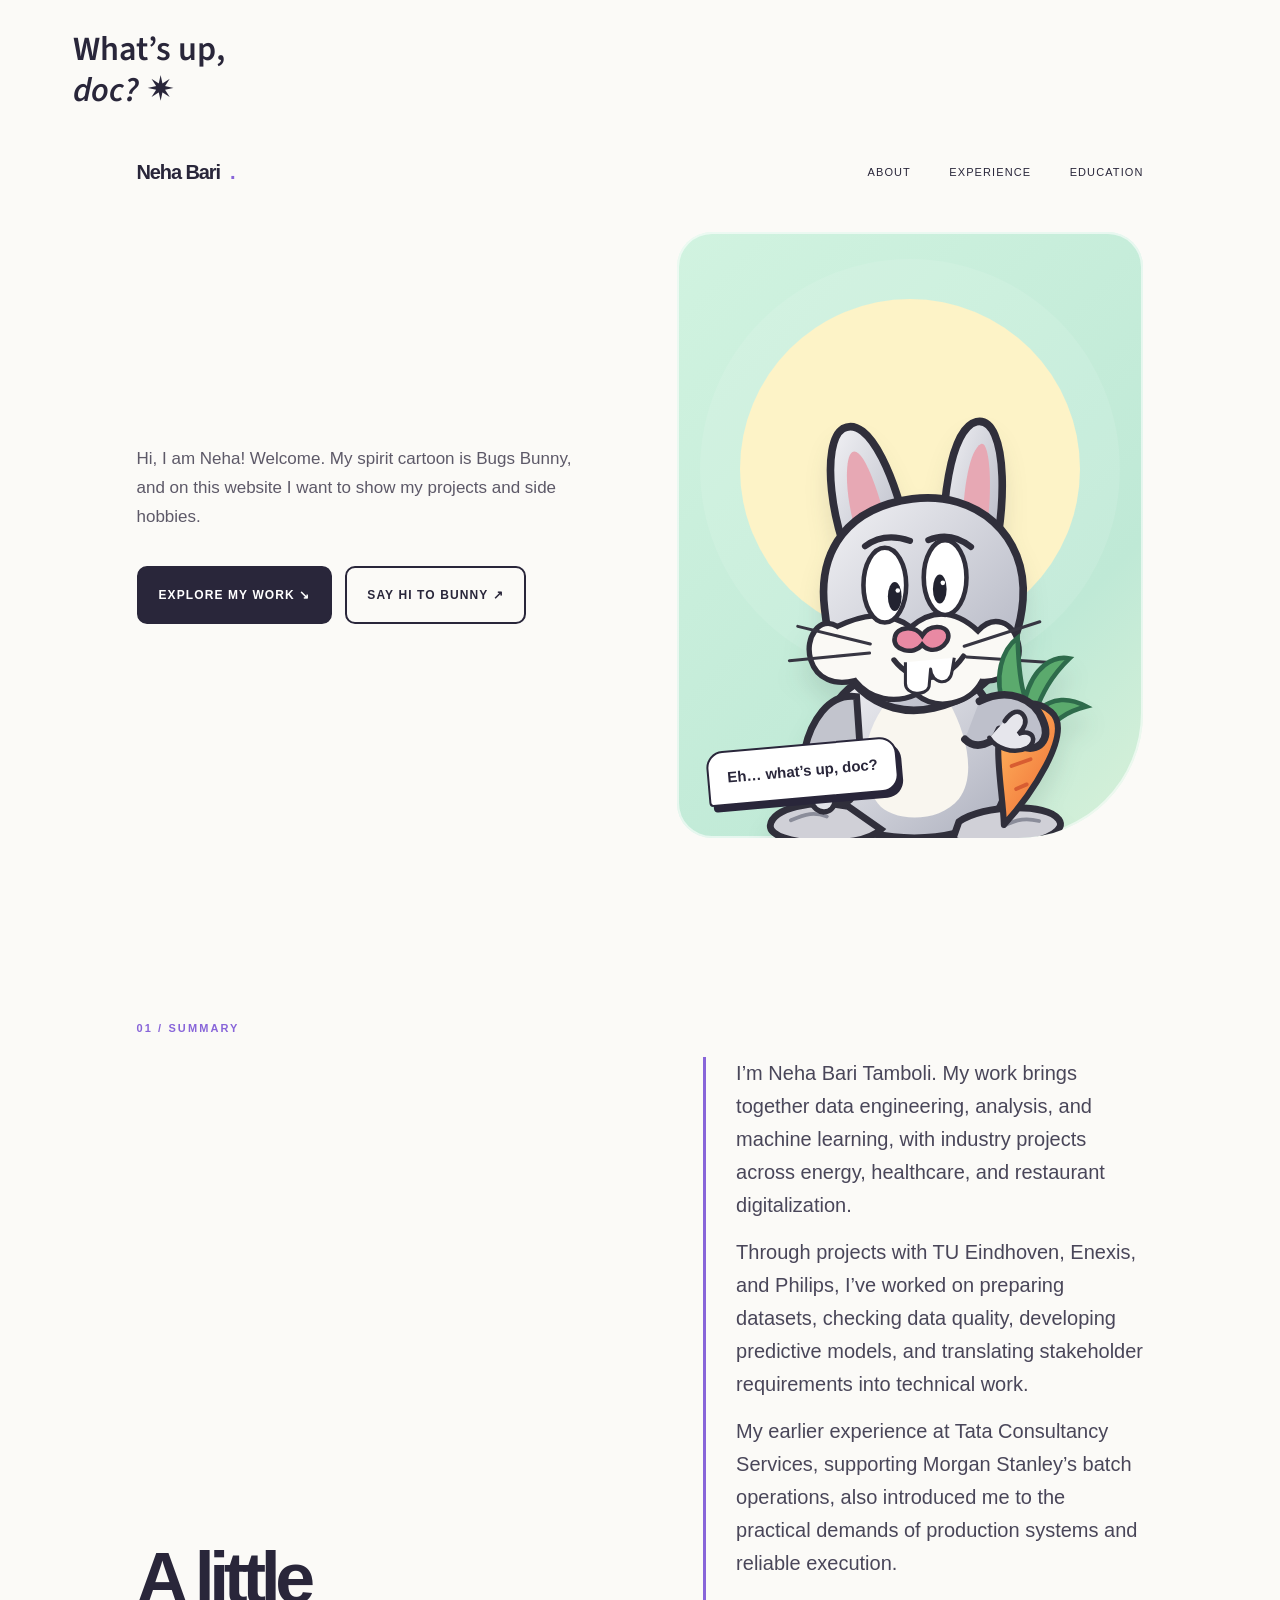
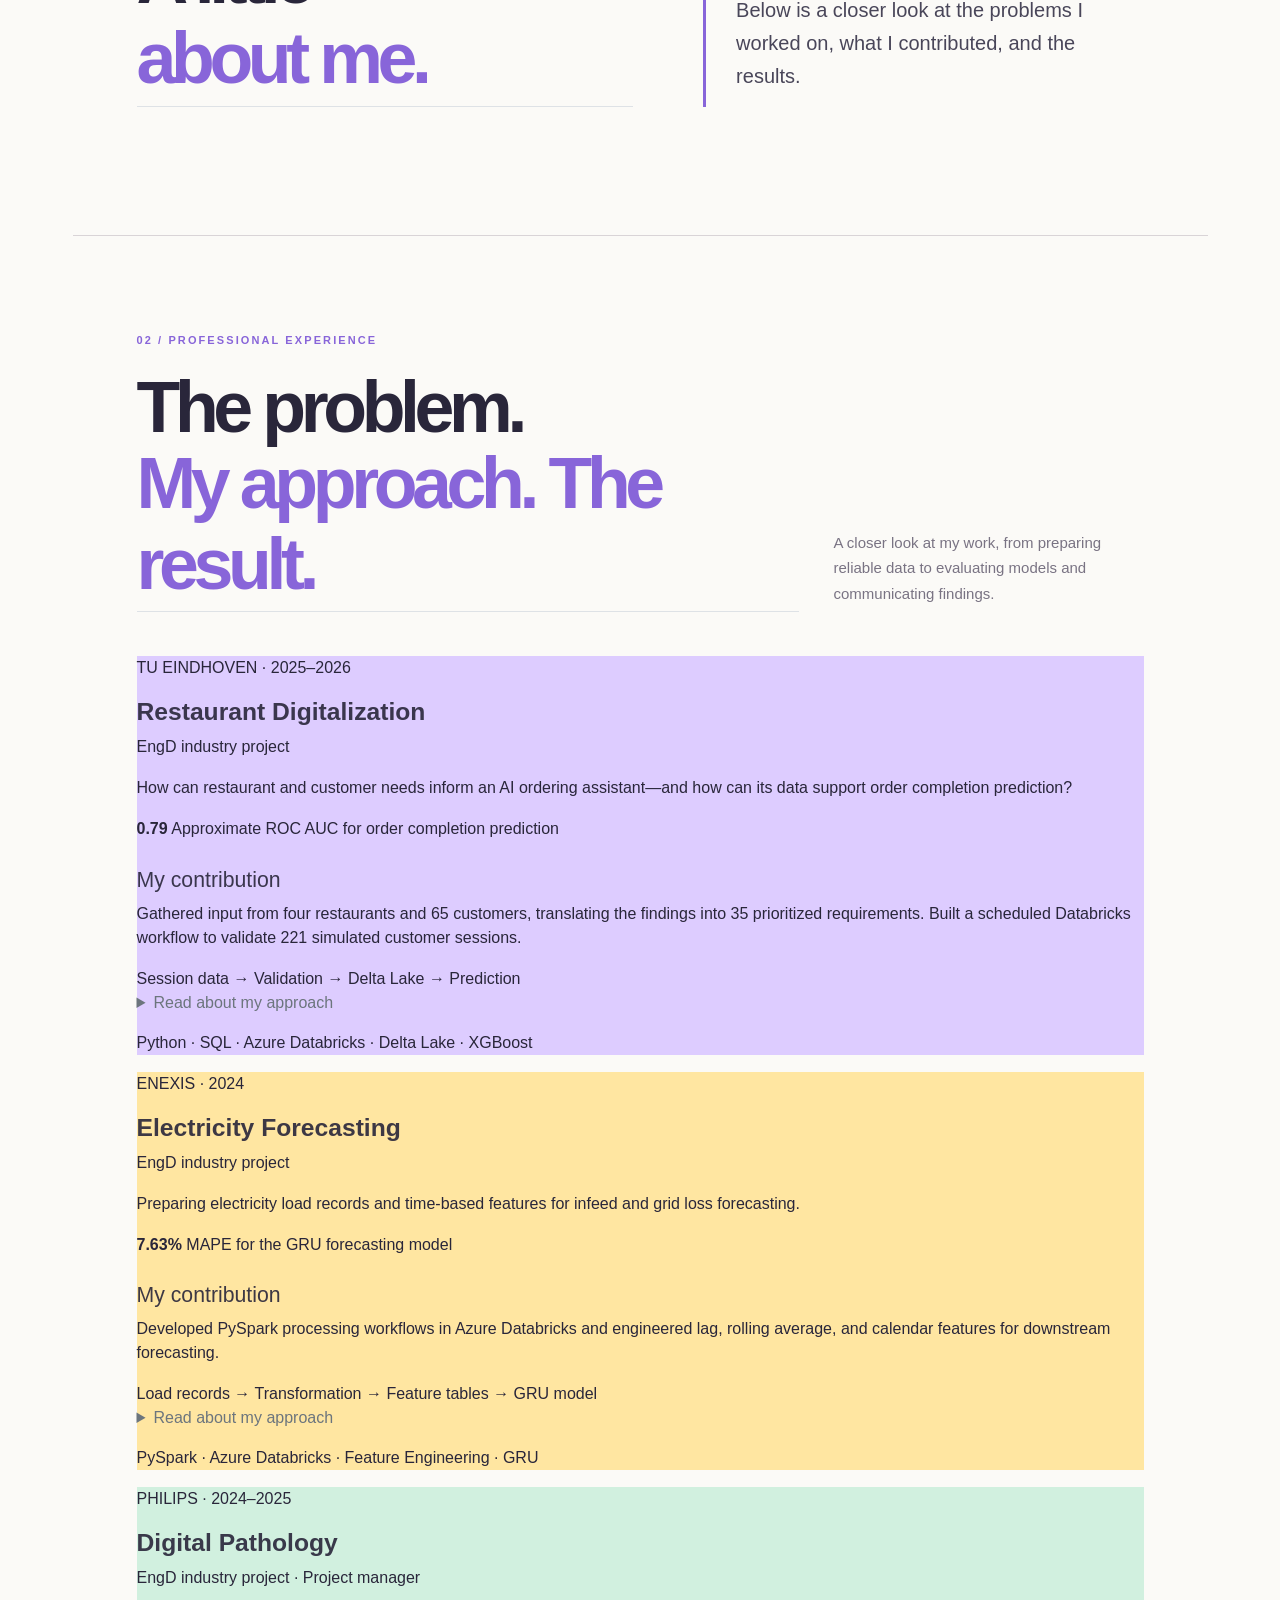
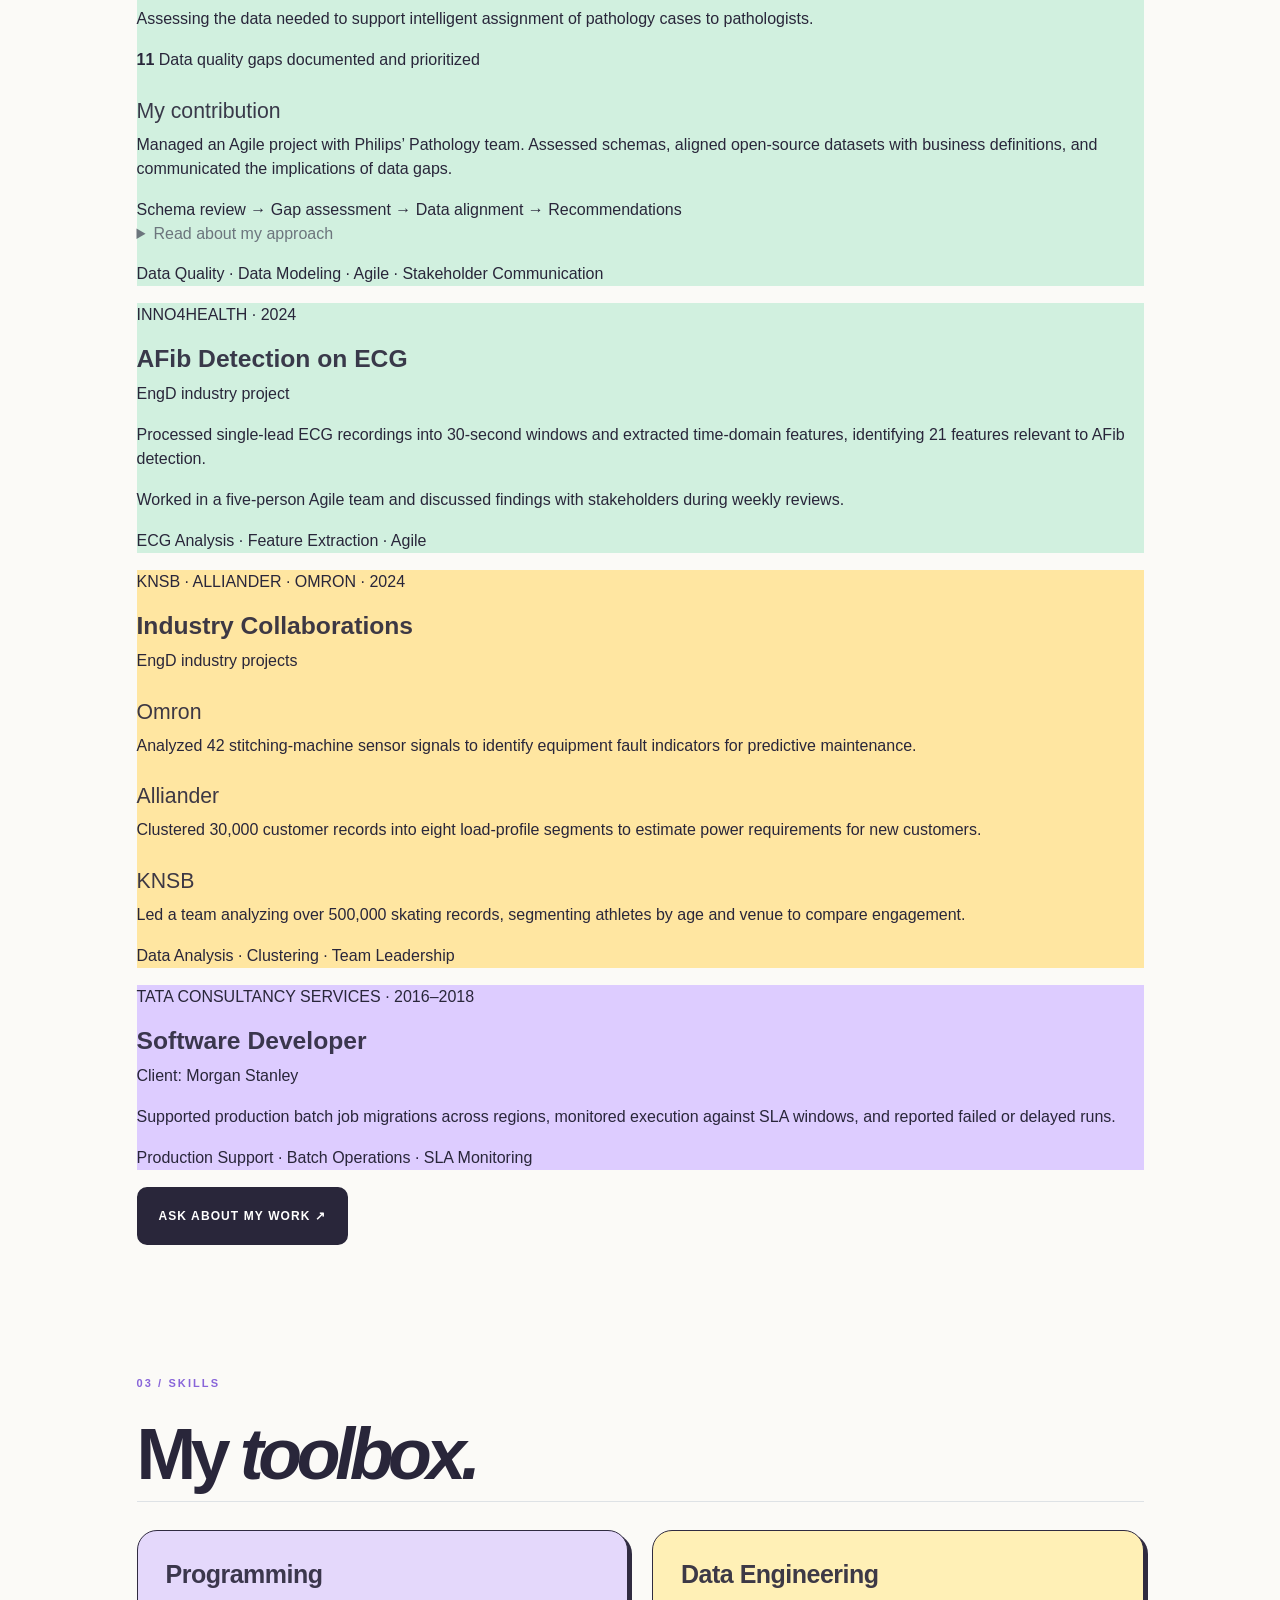
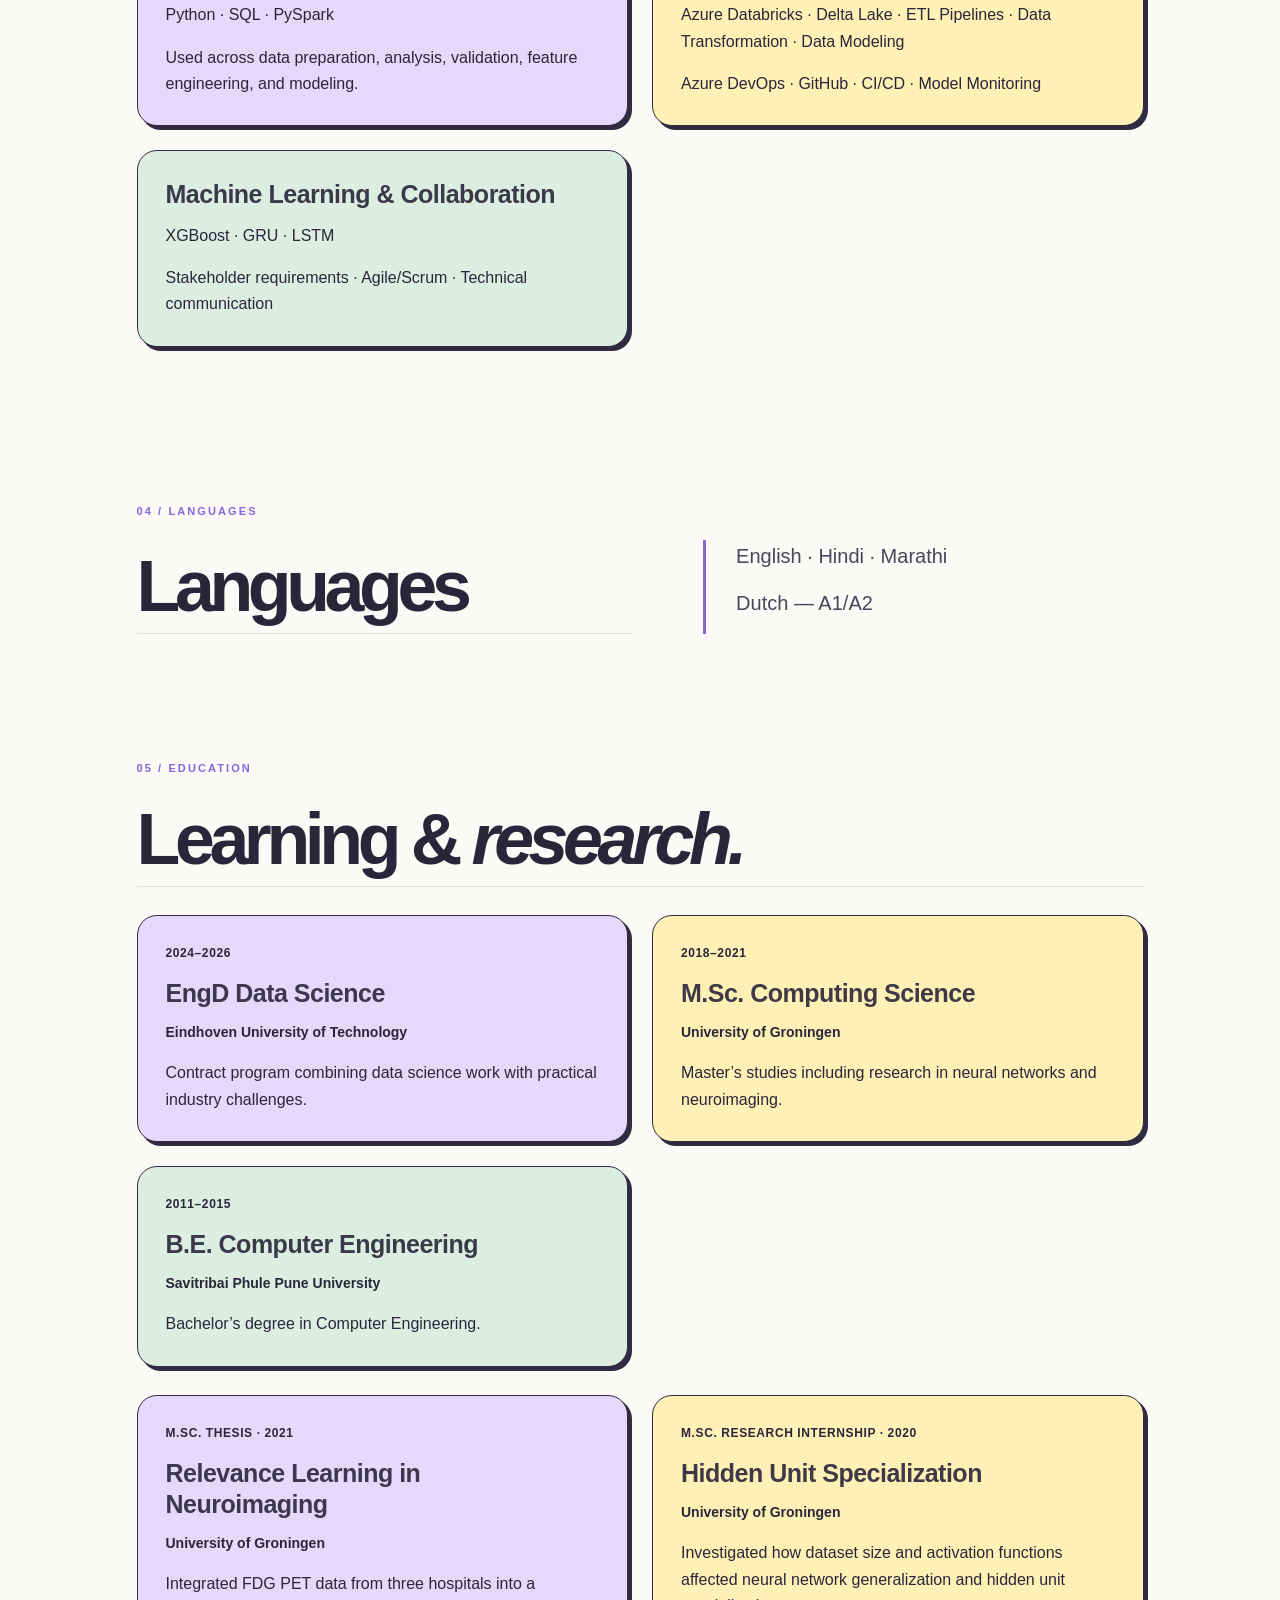
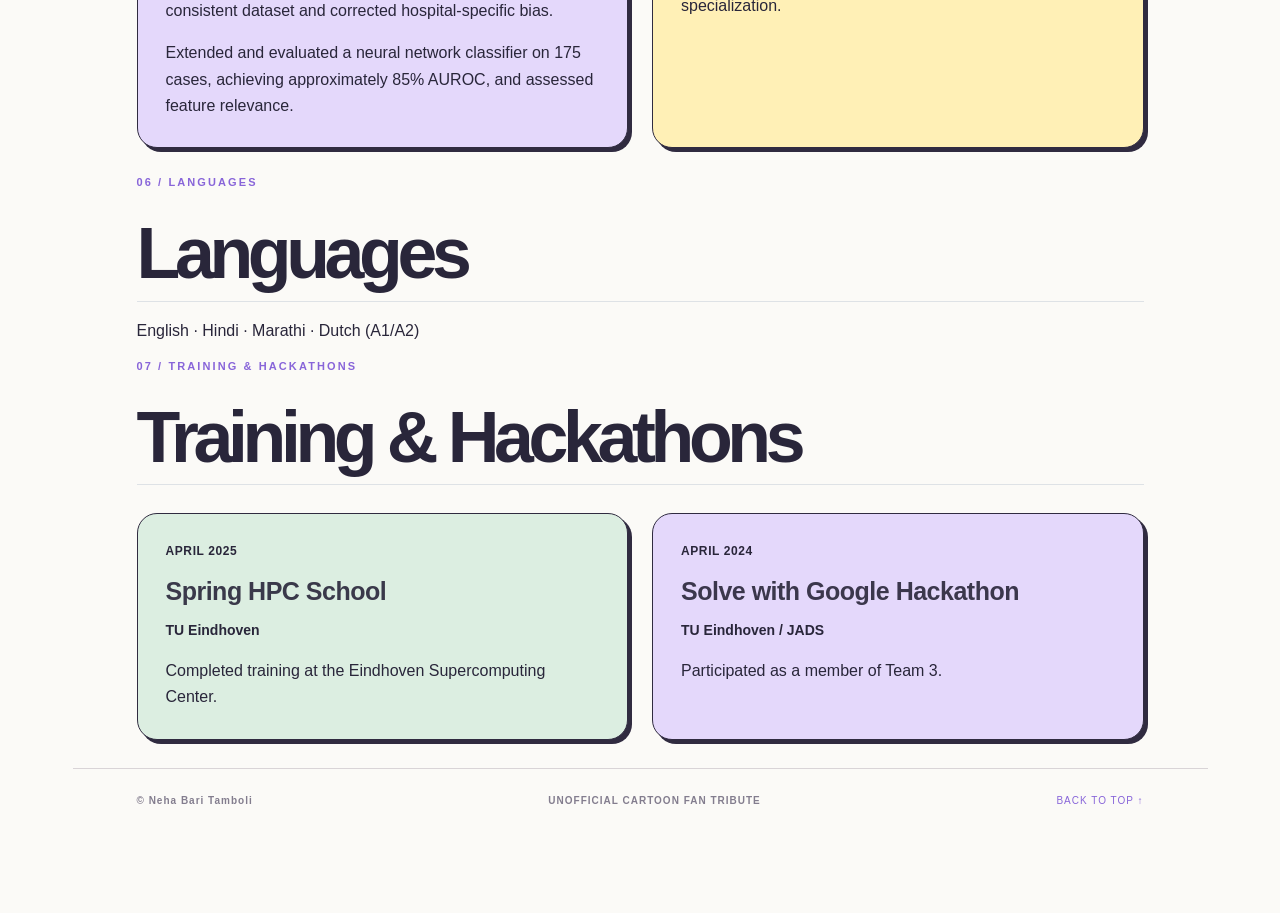
<file: docs/index.html>
<!DOCTYPE html>
<html xmlns="http://www.w3.org/1999/xhtml" lang="en" xml:lang="en"><head>

<meta charset="utf-8">
<meta name="generator" content="quarto-1.11.9">

<meta name="viewport" content="width=device-width, initial-scale=1.0, user-scalable=yes">


<title>Neha Bari – Little Corner</title>
<style>
/* Default styles provided by pandoc.
** See https://pandoc.org/MANUAL.html#variables-for-html for config info.
*/
span.smallcaps{font-variant: small-caps;}
div.columns{display: flex; gap: 1.5em;}
div.column{flex: auto;}
@media screen {
div.columns{gap: min(4vw, 1.5em);}
div.column{overflow-x: auto;}
}
div.hanging-indent{margin-left: 1.5em; text-indent: -1.5em;}
ul.task-list{list-style: none;}
ul.task-list li input[type="checkbox"] {
  width: 0.8em;
  margin: 0 0.8em 0.2em -1em; /* quarto-specific, see https://github.com/quarto-dev/quarto-cli/issues/4556 */ 
  vertical-align: middle;
}
</style>


<script src="site_libs/quarto-nav/quarto-nav.js"></script>
<script src="site_libs/clipboard/clipboard.min.js"></script>
<script src="site_libs/quarto-html/quarto.js" type="module"></script>
<script src="site_libs/quarto-html/tabsets/tabsets.js" type="module"></script>
<script src="site_libs/quarto-html/scrollable-regions/scrollable-regions.js" type="module"></script>
<script src="site_libs/quarto-html/popper.min.js"></script>
<script src="site_libs/quarto-html/tippy.umd.min.js"></script>
<script src="site_libs/quarto-html/anchor.min.js"></script>
<link href="site_libs/quarto-html/tippy.css" rel="stylesheet">
<link href="site_libs/quarto-html/quarto-syntax-highlighting-63b5708e65d6cd79cd7618c58d0c21e7.css" rel="stylesheet" id="quarto-text-highlighting-styles">
<script src="site_libs/bootstrap/bootstrap.min.js"></script>
<link href="site_libs/bootstrap/bootstrap-icons.css" rel="stylesheet">
<link href="site_libs/bootstrap/bootstrap-d31a0c91b01e363be7b7a36e602e2c70.min.css" rel="stylesheet" append-hash="true" id="quarto-bootstrap" data-mode="light">
<script id="quarto-search-options" type="application/json">{
  "language": {
    "search-no-results-text": "No results",
    "search-matching-documents-text": "matching documents",
    "search-copy-link-title": "Copy link to search",
    "search-hide-matches-text": "Hide additional matches",
    "search-more-match-text": "more match in this document",
    "search-more-matches-text": "more matches in this document",
    "search-clear-button-title": "Clear",
    "search-text-placeholder": "",
    "search-detached-cancel-button-title": "Cancel",
    "search-submit-button-title": "Submit",
    "search-label": "Search"
  }
}</script>


<link rel="stylesheet" href="styles.css">
</head>

<body class="quarto-light"><a id="quarto-skip-link" class="visually-hidden-focusable" href="#quarto-document-content">Skip to main content</a>

<div id="quarto-search-results"></div>
<!-- content -->
<div id="quarto-content" class="quarto-container page-columns page-rows-contents page-layout-full">
<!-- sidebar -->
<!-- margin-sidebar -->
    
<!-- main -->
<main class="content column-page" id="quarto-document-content" tabindex="-1"><header id="title-block-header" class="quarto-title-block"><h1 class="title display-7">
          What’s up,<br><em>doc?</em>
          <span class="title-spark" aria-hidden="true">✴</span>
        </h1></header>
<div class="bunny-site">
  <header class="site-header">
    <a class="site-logo" href="#top" aria-label="Neha Bari home">
      Neha Bari<span class="logo-dot">.</span>
    </a>

    <nav class="site-nav" aria-label="Main navigation">
      <a href="#summary">ABOUT</a>
      <a href="#experience">EXPERIENCE</a>
      <a href="#education">EDUCATION</a>
    </nav>
  </header>

  <main id="top">
    <section class="hero">
      <div class="hero-copy">
        

        <p class="hero-description">
          Hi, I am Neha! Welcome. My spirit cartoon is Bugs Bunny,
          and on this website I want to show my projects and side hobbies.
        </p>

        <div class="hero-actions">
          <a class="btn btn-dark" href="#experience">
            EXPLORE MY WORK ↘
          </a>
          <button id="rabbitTalk" class="btn btn-outline" type="button">
            SAY HI TO BUNNY ↗
          </button>
        </div>
      </div>

      <div class="hero-art">
        <span class="art-sun" aria-hidden="true"></span>
        <img src="assets/rabbit.svg" alt="A cheerful cartoon rabbit holding a carrot" width="540" height="540">
        <div class="speech" id="speech" aria-live="polite">
          Eh… what’s up, doc?
        </div>
      </div>
    </section>

    <!-- SUMMARY -->
    <section class="about-section section-wrap" id="summary">
      <div class="section-marker">01 / SUMMARY</div>

      <div class="about-grid">
        <h2 class="anchored">A little<br><span>about me.</span></h2>

        <div class="about-text">
          <p>
            I’m Neha Bari Tamboli. My work brings together data
            engineering, analysis, and machine learning, with
            industry projects across energy, healthcare, and
            restaurant digitalization.
          </p>
          <p>
            Through projects with TU Eindhoven, Enexis, and Philips,
            I’ve worked on preparing datasets, checking data quality,
            developing predictive models, and translating stakeholder
            requirements into technical work.
          </p>
          <p>
            My earlier experience at Tata Consultancy Services,
            supporting Morgan Stanley’s batch operations, also
            introduced me to the practical demands of production
            systems and reliable execution.
          </p>
          <p>
            Below is a closer look at the problems I worked on,
            what I contributed, and the results.
          </p>
        </div>
      </div>
    </section>

    <!-- PROFESSIONAL EXPERIENCE -->
    <section class="explore-section section-wrap" id="experience">
  <div class="section-head">
    <div>
      <div class="section-marker">02 / PROFESSIONAL EXPERIENCE</div>
      <h2 class="anchored">The problem.<br><em>My approach. The result.</em></h2>
    </div>
    <p>
      A closer look at my work, from preparing reliable data
      to evaluating models and communicating findings.
    </p>
  </div>

  <div class="experience-grid">

    <!-- RESTAURANT DIGITALIZATION -->
    <article class="case-study card-lilac">
      <p class="case-meta">TU EINDHOVEN · 2025–2026</p>
      <h3 class="anchored">Restaurant Digitalization</h3>
      <p class="case-role">EngD industry project</p>

      <p>
        How can restaurant and customer needs inform an AI
        ordering assistant—and how can its data support
        order completion prediction?
      </p>

      <div class="case-result">
        <strong>0.79</strong>
        <span>Approximate ROC AUC for order completion prediction</span>
      </div>

      <h4 class="anchored">My contribution</h4>
      <p>
        Gathered input from four restaurants and 65 customers,
        translating the findings into 35 prioritized requirements.
        Built a scheduled Databricks workflow to validate
        221 simulated customer sessions.
      </p>

      <div class="case-flow" aria-label="Project workflow">
        <span>Session data</span>
        <span aria-hidden="true">→</span>
        <span>Validation</span>
        <span aria-hidden="true">→</span>
        <span>Delta Lake</span>
        <span aria-hidden="true">→</span>
        <span>Prediction</span>
      </div>

      <details>
        <summary>Read about my approach</summary>

        <div class="case-detail">
          <h4 class="anchored">Checking the data</h4>
          <p>
            Checked sessions for missing, duplicate, and invalid
            records. Stored validated data in Delta Lake and
            prepared structured datasets for modeling.
          </p>

          <h4 class="anchored">Testing the experience</h4>
          <p>
            Developed and A/B tested ordering interface variants,
            using SQL to analyze order completion rates.
          </p>

          <h4 class="anchored">Developing the models</h4>
          <p>
            Developed Logistic Regression and XGBoost models
            to predict order completion, achieving approximately
            0.79 ROC AUC.
          </p>
          <p>
            ROC AUC measures how well a model distinguishes
            completed orders from incomplete orders across
            classification thresholds. It is not the same
            as percentage accuracy.
          </p>

          <h4 class="anchored">Data context</h4>
          <p>
            The validation workflow covered 221 simulated sessions.
            I also worked with data stewards on responsible
            handling of customer and restaurant data.
          </p>
        </div>
      </details>

      <p class="case-tools">
        Python · SQL · Azure Databricks · Delta Lake · XGBoost
      </p>
    </article>

    <!-- ELECTRICITY FORECASTING -->
    <article class="case-study card-yellow">
      <p class="case-meta">ENEXIS · 2024</p>
      <h3 class="anchored">Electricity Forecasting</h3>
      <p class="case-role">EngD industry project</p>

      <p>
        Preparing electricity load records and time-based features
        for infeed and grid loss forecasting.
      </p>

      <div class="case-result">
        <strong>7.63%</strong>
        <span>MAPE for the GRU forecasting model</span>
      </div>

      <h4 class="anchored">My contribution</h4>
      <p>
        Developed PySpark processing workflows in Azure Databricks
        and engineered lag, rolling average, and calendar features
        for downstream forecasting.
      </p>

      <div class="case-flow" aria-label="Project workflow">
        <span>Load records</span>
        <span aria-hidden="true">→</span>
        <span>Transformation</span>
        <span aria-hidden="true">→</span>
        <span>Feature tables</span>
        <span aria-hidden="true">→</span>
        <span>GRU model</span>
      </div>

      <details>
        <summary>Read about my approach</summary>

        <div class="case-detail">
          <h4 class="anchored">Understanding the requirements</h4>
          <p>
            Collaborated with a lead Data Scientist to understand
            the supplied datasets and clarify business requirements.
          </p>

          <h4 class="anchored">Preparing forecasting features</h4>
          <p>
            Used PySpark window functions to create lag features,
            rolling averages, and calendar features. Prepared
            the resulting data as Databricks feature tables.
          </p>

          <h4 class="anchored">Training and results</h4>
          <p>
            Used chronological training for a GRU model,
            achieving 7.63% mean absolute percentage error.
            MAPE expresses forecast error relative to actual values.
          </p>

          <h4 class="anchored">Processing performance</h4>
          <p>
            The data processing workflow ran in 1 minute and
            2 seconds in the development environment. This is
            a development runtime, rather than a production benchmark.
          </p>
        </div>
      </details>

      <p class="case-tools">
        PySpark · Azure Databricks · Feature Engineering · GRU
      </p>
    </article>

    <!-- DIGITAL PATHOLOGY -->
    <article class="case-study card-mint">
      <p class="case-meta">PHILIPS · 2024–2025</p>
      <h3 class="anchored">Digital Pathology</h3>
      <p class="case-role">EngD industry project · Project manager</p>

      <p>
        Assessing the data needed to support intelligent assignment
        of pathology cases to pathologists.
      </p>

      <div class="case-result">
        <strong>11</strong>
        <span>Data quality gaps documented and prioritized</span>
      </div>

      <h4 class="anchored">My contribution</h4>
      <p>
        Managed an Agile project with Philips’ Pathology team.
        Assessed schemas, aligned open-source datasets with business
        definitions, and communicated the implications of data gaps.
      </p>

      <div class="case-flow" aria-label="Project workflow">
        <span>Schema review</span>
        <span aria-hidden="true">→</span>
        <span>Gap assessment</span>
        <span aria-hidden="true">→</span>
        <span>Data alignment</span>
        <span aria-hidden="true">→</span>
        <span>Recommendations</span>
      </div>

      <details>
        <summary>Read about my approach</summary>

        <div class="case-detail">
          <h4 class="anchored">Assessing readiness</h4>
          <p>
            Reviewed database schemas and data models with
            the Pathology team, documenting six high-priority
            and five medium-priority data quality gaps.
          </p>

          <h4 class="anchored">Aligning definitions</h4>
          <p>
            Integrated open-source datasets into Philips’ schema,
            aligning case, pathologist, and tissue attributes
            with consistent business definitions.
          </p>

          <h4 class="anchored">Making the findings useful</h4>
          <p>
            Explained to nontechnical stakeholders why the gaps
            mattered and which attributes a model trained on
            open-source data relied on for case assignment.
          </p>

          <h4 class="anchored">The outcome</h4>
          <p>
            Delivered a prioritized assessment and stakeholder
            recommendations about the data needed for modeling.
          </p>
        </div>
      </details>

      <p class="case-tools">
        Data Quality · Data Modeling · Agile · Stakeholder Communication
      </p>
    </article>

    <!-- OTHER PROFESSIONAL EXPERIENCE -->
    <article class="case-study card-mint">
      <p class="case-meta">INNO4HEALTH · 2024</p>
      <h3 class="anchored">AFib Detection on ECG</h3>
      <p class="case-role">EngD industry project</p>

      <p>
        Processed single-lead ECG recordings into 30-second windows
        and extracted time-domain features, identifying 21 features
        relevant to AFib detection.
      </p>
      <p>
        Worked in a five-person Agile team and discussed findings
        with stakeholders during weekly reviews.
      </p>

      <p class="case-tools">
        ECG Analysis · Feature Extraction · Agile
      </p>
    </article>

    <article class="case-study card-yellow">
      <p class="case-meta">KNSB · ALLIANDER · OMRON · 2024</p>
      <h3 class="anchored">Industry Collaborations</h3>
      <p class="case-role">EngD industry projects</p>

      <h4 class="anchored">Omron</h4>
      <p>
        Analyzed 42 stitching-machine sensor signals to identify
        equipment fault indicators for predictive maintenance.
      </p>

      <h4 class="anchored">Alliander</h4>
      <p>
        Clustered 30,000 customer records into eight load-profile
        segments to estimate power requirements for new customers.
      </p>

      <h4 class="anchored">KNSB</h4>
      <p>
        Led a team analyzing over 500,000 skating records,
        segmenting athletes by age and venue to compare engagement.
      </p>

      <p class="case-tools">
        Data Analysis · Clustering · Team Leadership
      </p>
    </article>

    <article class="case-study card-lilac">
      <p class="case-meta">TATA CONSULTANCY SERVICES · 2016–2018</p>
      <h3 class="anchored">Software Developer</h3>
      <p class="case-role">Client: Morgan Stanley</p>

      <p>
        Supported production batch job migrations across regions,
        monitored execution against SLA windows, and reported
        failed or delayed runs.
      </p>

      <p class="case-tools">
        Production Support · Batch Operations · SLA Monitoring
      </p>
    </article>
  </div>

  <a class="btn btn-dark experience-question" href="#questions">
    ASK ABOUT MY WORK ↗
  </a>
</section>

    <!-- SKILLS -->
    <section class="section-wrap" id="skills">
      <div class="section-marker">03 / SKILLS</div>
      <h2 class="anchored">My <em>toolbox.</em></h2>

      <div class="supporting-grid">
        <article class="small-work-card tone-lilac">
          <h3 class="anchored">Programming</h3>
          <p>Python · SQL · PySpark</p>
          <p>
            Used across data preparation, analysis, validation,
            feature engineering, and modeling.
          </p>
        </article>

        <article class="small-work-card tone-yellow">
          <h3 class="anchored">Data Engineering</h3>
          <p>
            Azure Databricks · Delta Lake · ETL Pipelines ·
            Data Transformation · Data Modeling
          </p>
          <p>
            Azure DevOps · GitHub · CI/CD · Model Monitoring
          </p>
        </article>

        <article class="small-work-card tone-mint">
          <h3 class="anchored">Machine Learning &amp; Collaboration</h3>
          <p>XGBoost · GRU · LSTM</p>
          <p>
            Stakeholder requirements · Agile/Scrum ·
            Technical communication
          </p>
        </article>
      </div>
    </section>

    <!-- LANGUAGES -->
    <section class="about-section section-wrap" id="languages">
      <div class="section-marker">04 / LANGUAGES</div>
      <div class="about-grid">
        <h2 class="anchored">Languages</h2>
        <div class="about-text">
          <p>English · Hindi · Marathi</p>
          <p>Dutch — A1/A2</p>
        </div>
      </div>
    </section>

    <!-- EDUCATION -->
    <section class="section-wrap" id="education">
      <div class="section-marker">05 / EDUCATION</div>
      <h2 class="anchored">Learning &amp; <em>research.</em></h2>

      <div class="supporting-grid">
        <article class="small-work-card tone-lilac">
          <div class="work-meta">2024–2026</div>
          <h3 class="anchored">EngD Data Science</h3>
          <p class="institution">Eindhoven University of Technology</p>
          <p>
            Contract program combining data science work
            with practical industry challenges.
          </p>
        </article>

        <article class="small-work-card tone-yellow">
          <div class="work-meta">2018–2021</div>
          <h3 class="anchored">M.Sc. Computing Science</h3>
          <p class="institution">University of Groningen</p>
          <p>
            Master’s studies including research in neural networks
            and neuroimaging.
          </p>
        </article>

        <article class="small-work-card tone-mint">
          <div class="work-meta">2011–2015</div>
          <h3 class="anchored">B.E. Computer Engineering</h3>
          <p class="institution">Savitribai Phule Pune University</p>
          <p>Bachelor’s degree in Computer Engineering.</p>
        </article>
      </div>

      <div class="research-grid">
        <article class="small-work-card tone-lilac">
          <div class="work-meta">M.SC. THESIS · 2021</div>
          <h3 class="anchored">Relevance Learning in Neuroimaging</h3>
          <p class="institution">University of Groningen</p>
          <p>
            Integrated FDG PET data from three hospitals into
            a consistent dataset and corrected hospital-specific bias.
          </p>
          <p>
            Extended and evaluated a neural network classifier
            on 175 cases, achieving approximately 85% AUROC,
            and assessed feature relevance.
          </p>
        </article>

        <article class="small-work-card tone-yellow">
          <div class="work-meta">M.SC. RESEARCH INTERNSHIP · 2020</div>
          <h3 class="anchored">Hidden Unit Specialization</h3>
          <p class="institution">University of Groningen</p>
          <p>
            Investigated how dataset size and activation functions
            affected neural network generalization and hidden
            unit specialization.
          </p>
        </article>
      </div>
    </section>

    <section class="section-wrap" id="languages">
      <div class="section-marker">06 / LANGUAGES</div>
      <h2 class="anchored">Languages</h2>
      <p>English · Hindi · Marathi · Dutch (A1/A2)</p>
    </section>

    <section class="section-wrap" id="training">
      <div class="section-marker">07 / TRAINING &amp; HACKATHONS</div>
      <h2 class="anchored">Training &amp; Hackathons</h2>

      <div class="supporting-grid">
        <article class="small-work-card tone-mint">
          <div class="work-meta">APRIL 2025</div>
          <h3 class="anchored">Spring HPC School</h3>
          <p class="institution">TU Eindhoven</p>
          <p>
            Completed training at the Eindhoven Supercomputing Center.
          </p>
        </article>

        <article class="small-work-card tone-lilac">
          <div class="work-meta">APRIL 2024</div>
          <h3 class="anchored">Solve with Google Hackathon</h3>
          <p class="institution">TU Eindhoven / JADS</p>
          <p>Participated as a member of Team 3.</p>
        </article>
      </div>
    </section>
  </main>

  <footer class="site-footer">
    <span>© Neha Bari Tamboli</span>
    <span>UNOFFICIAL CARTOON FAN TRIBUTE</span>
    <a href="#top">BACK TO TOP ↑</a>
  </footer>
</div>

<script>
  (() => {
    const button = document.getElementById("rabbitTalk");
    const bubble = document.getElementById("speech");

    if (!button || !bubble) return;

    const messages = [
      "Eh… what’s up, doc?",
      "One carrot at a time!",
      "Keep on hopping!",
      "Stay curious!"
    ];

    let current = 0;

    button.addEventListener("click", () => {
      current = (current + 1) % messages.length;
      bubble.textContent = messages[current];
    });
  })();
</script>







</main> <!-- /main -->
<script id="quarto-html-after-body" type="application/javascript">
  window.document.addEventListener("DOMContentLoaded", function (event) {
    const icon = "";
    const anchorJS = new window.AnchorJS();
    anchorJS.options = {
      placement: 'right',
      icon: icon
    };
    anchorJS.add('.anchored');
    const isCodeAnnotation = (el) => {
      for (const clz of el.classList) {
        if (clz.startsWith('code-annotation-')) {                     
          return true;
        }
      }
      return false;
    }
    const onCopySuccess = function(e) {
      // button target
      const button = e.trigger;
      // don't keep focus
      button.blur();
      // flash "checked"
      button.classList.add('code-copy-button-checked');
      var currentTitle = button.getAttribute("title");
      button.setAttribute("title", "Copied!");
      let tooltip;
      if (window.bootstrap) {
        button.setAttribute("data-bs-toggle", "tooltip");
        button.setAttribute("data-bs-placement", "left");
        button.setAttribute("data-bs-title", "Copied!");
        tooltip = new bootstrap.Tooltip(button, 
          { trigger: "manual", 
            customClass: "code-copy-button-tooltip",
            offset: [0, -8]});
        tooltip.show();    
      }
      setTimeout(function() {
        if (tooltip) {
          tooltip.hide();
          button.removeAttribute("data-bs-title");
          button.removeAttribute("data-bs-toggle");
          button.removeAttribute("data-bs-placement");
        }
        button.setAttribute("title", currentTitle);
        button.classList.remove('code-copy-button-checked');
      }, 1000);
      // clear code selection
      e.clearSelection();
    }
    const getTextToCopy = function(trigger) {
      const outerScaffold = trigger.parentElement.cloneNode(true);
      const codeEl = outerScaffold.querySelector('code');
      for (const childEl of codeEl.children) {
        if (isCodeAnnotation(childEl)) {
          childEl.remove();
        }
      }
      return codeEl.innerText;
    }
    const clipboard = new window.ClipboardJS('.code-copy-button:not([data-in-quarto-modal])', {
      text: getTextToCopy
    });
    clipboard.on('success', onCopySuccess);
    if (window.document.getElementById('quarto-embedded-source-code-modal')) {
      const clipboardModal = new window.ClipboardJS('.code-copy-button[data-in-quarto-modal]', {
        text: getTextToCopy,
        container: window.document.getElementById('quarto-embedded-source-code-modal')
      });
      clipboardModal.on('success', onCopySuccess);
    }
      var localhostRegex = new RegExp(/^(?:http|https):\/\/localhost\:?[0-9]*\//);
      var mailtoRegex = new RegExp(/^mailto:/);
        var filterRegex = new RegExp('/' + window.location.host + '/');
      var isInternal = (href) => {
          return filterRegex.test(href) || localhostRegex.test(href) || mailtoRegex.test(href);
      }
      // Inspect non-navigation links and adorn them if external
      window.quartoDecorateExternalLinks = function (root) {
     var links = (root || window.document).querySelectorAll('a[href]:not(.nav-link):not(.navbar-brand):not(.toc-action):not(.sidebar-link):not(.sidebar-item-toggle):not(.pagination-link):not(.no-external):not([aria-hidden]):not(.dropdown-item):not(.quarto-navigation-tool):not(.about-link)');
      for (var i=0; i<links.length; i++) {
        const link = links[i];
        if (!isInternal(link.href)) {
          // undo the damage that might have been done by quarto-nav.js in the case of
          // links that we want to consider external
          if (link.dataset.originalHref !== undefined) {
            link.href = link.dataset.originalHref;
          }
          if (!link.classList.contains('no-external-icon')) {
          }
        }
      }
      };
      window.quartoDecorateExternalLinks(window.document);
    // Esc closes the popup (WCAG 1.4.13) and focus leaving both trigger and
    // popup closes it (WCAG 2.4.11); tippy handles neither for interactive popups.
    const hideOnEscAndFocusOut = {
      name: 'hideOnEscAndFocusOut',
      defaultValue: true,
      fn(instance) {
        const dismiss = () => {
          // A show scheduled by the trigger delay would otherwise reopen it
          instance.clearDelayTimeouts();
          instance.hide();
        };
        const onKeyDown = (event) => {
          if (event.key !== 'Escape') {
            return;
          }
          // Keep Esc from also reaching page handlers (e.g. reveal.js overview),
          // except an open reveal.js slide menu, which Esc should close too.
          // The menu handles keys only when its keyboard option is on.
          const menuHandlesEsc = window.Reveal?.getPlugin?.('menu')?.isOpen() &&
            window.Reveal.getConfig().menu?.keyboard !== false;
          if (!menuHandlesEsc) {
            event.stopPropagation();
          }
          if (instance.popper.contains(window.document.activeElement)) {
            // Disabled while refocusing so the focus trigger does not reopen it
            instance.disable();
            instance.reference.focus();
            instance.enable();
          }
          dismiss();
        };
        const onFocusOut = (event) => {
          const target = event.relatedTarget;
          if (target && !instance.reference.contains(target) &&
              !instance.popper.contains(target)) {
            dismiss();
          }
        };
        // On the trigger too: a click trigger (code-annotations: select) has no
        // blur handling. Attached for the instance's lifetime so leaving the
        // trigger also cancels a show still pending on the trigger delay.
        instance.reference.addEventListener('focusout', onFocusOut);
        return {
          onShow() {
            window.document.addEventListener('keydown', onKeyDown, true);
            instance.popper.addEventListener('focusout', onFocusOut);
          },
          onHide() {
            window.document.removeEventListener('keydown', onKeyDown, true);
            instance.popper.removeEventListener('focusout', onFocusOut);
          },
          onDestroy() {
            instance.reference.removeEventListener('focusout', onFocusOut);
          },
        };
      },
    };
    function tippyHover(el, contentFn, onTriggerFn, onUntriggerFn) {
      const config = {
        allowHTML: true,
        maxWidth: 500,
        delay: 100,
        arrow: false,
        appendTo: function(el) {
            return el.parentElement;
        },
        interactive: true,
        interactiveBorder: 10,
        theme: 'quarto',
        placement: 'bottom-start',
        plugins: [hideOnEscAndFocusOut],
      };
      if (contentFn) {
        config.content = contentFn;
      }
      if (onTriggerFn) {
        config.onTrigger = onTriggerFn;
      }
      if (onUntriggerFn) {
        config.onUntrigger = onUntriggerFn;
      }
      window.tippy(el, config); 
    }
    const noterefs = window.document.querySelectorAll('a[role="doc-noteref"]');
    for (var i=0; i<noterefs.length; i++) {
      const ref = noterefs[i];
      tippyHover(ref, function() {
        // use id or data attribute instead here
        let href = ref.getAttribute('data-footnote-href') || ref.getAttribute('href');
        try { href = new URL(href).hash; } catch {}
        const id = href.replace(/^#\/?/, "");
        const note = window.document.getElementById(id);
        if (note) {
          return note.innerHTML;
        } else {
          return "";
        }
      });
    }
    const xrefs = window.document.querySelectorAll('a.quarto-xref');
    const processXRef = (id, note) => {
      // Strip column container classes
      const stripColumnClz = (el) => {
        el.classList.remove("page-full", "page-columns");
        if (el.children) {
          for (const child of el.children) {
            stripColumnClz(child);
          }
        }
      }
      stripColumnClz(note)
      if (id === null || id.startsWith('sec-')) {
        // Special case sections, only their first couple elements
        const container = document.createElement("div");
        if (note.children && note.children.length > 2) {
          container.appendChild(note.children[0].cloneNode(true));
          for (let i = 1; i < note.children.length; i++) {
            const child = note.children[i];
            if (child.tagName === "P" && child.innerText === "") {
              continue;
            } else {
              container.appendChild(child.cloneNode(true));
              break;
            }
          }
          if (window.Quarto?.typesetMath) {
            window.Quarto.typesetMath(container);
          }
          return container.innerHTML
        } else {
          if (window.Quarto?.typesetMath) {
            window.Quarto.typesetMath(note);
          }
          return note.innerHTML;
        }
      } else {
        // Remove any anchor links if they are present
        const anchorLink = note.querySelector('a.anchorjs-link');
        if (anchorLink) {
          anchorLink.remove();
        }
        if (window.Quarto?.typesetMath) {
          window.Quarto.typesetMath(note);
        }
        if (note.classList.contains("callout")) {
          return note.outerHTML;
        } else {
          return note.innerHTML;
        }
      }
    }
    for (var i=0; i<xrefs.length; i++) {
      const xref = xrefs[i];
      tippyHover(xref, undefined, function(instance) {
        instance.disable();
        let url = xref.getAttribute('href');
        let hash = undefined; 
        if (url.startsWith('#')) {
          hash = url;
        } else {
          try { hash = new URL(url).hash; } catch {}
        }
        if (hash) {
          const id = hash.replace(/^#\/?/, "");
          const note = window.document.getElementById(id);
          if (note !== null) {
            try {
              const html = processXRef(id, note.cloneNode(true));
              instance.setContent(html);
            } finally {
              instance.enable();
              instance.show();
            }
          } else {
            // See if we can fetch this
            fetch(url.split('#')[0])
            .then(res => res.text())
            .then(html => {
              const parser = new DOMParser();
              const htmlDoc = parser.parseFromString(html, "text/html");
              const note = htmlDoc.getElementById(id);
              if (note !== null) {
                const html = processXRef(id, note);
                instance.setContent(html);
              } 
            }).finally(() => {
              instance.enable();
              instance.show();
            });
          }
        } else {
          // See if we can fetch a full url (with no hash to target)
          // This is a special case and we should probably do some content thinning / targeting
          fetch(url)
          .then(res => res.text())
          .then(html => {
            const parser = new DOMParser();
            const htmlDoc = parser.parseFromString(html, "text/html");
            const note = htmlDoc.querySelector('main.content');
            if (note !== null) {
              // This should only happen for chapter cross references
              // (since there is no id in the URL)
              // remove the first header
              if (note.children.length > 0 && note.children[0].tagName === "HEADER") {
                note.children[0].remove();
              }
              const html = processXRef(null, note);
              instance.setContent(html);
            } 
          }).finally(() => {
            instance.enable();
            instance.show();
          });
        }
      }, function(instance) {
      });
    }
        let selectedAnnoteEl;
        const selectorForAnnotation = ( cell, annotation) => {
          let cellAttr = 'data-code-cell="' + cell + '"';
          let lineAttr = 'data-code-annotation="' +  annotation + '"';
          const selector = 'span[' + cellAttr + '][' + lineAttr + ']';
          return selector;
        }
        const selectCodeLines = (annoteEl) => {
          const doc = window.document;
          const targetCell = annoteEl.getAttribute("data-target-cell");
          const targetAnnotation = annoteEl.getAttribute("data-target-annotation");
          const annoteSpan = window.document.querySelector(selectorForAnnotation(targetCell, targetAnnotation));
          const lines = annoteSpan.getAttribute("data-code-lines").split(",");
          const lineIds = lines.map((line) => {
            return targetCell + "-" + line;
          })
          // Each band is positioned against its own containing block, which is
          // not the offsetParent of the lines, so place it from client rects.
          const placeBand = (band, firstEl, lastEl, codeBlock) => {
            const container = band.offsetParent;
            if (container === null) {
              return;
            }
            const containerRect = container.getBoundingClientRect();
            // Reveal.js scales slides with a transform, so convert client
            // pixels back to the CSS pixels of the container.
            const scale = containerRect.height / container.offsetHeight || 1;
            const firstRect = firstEl.getBoundingClientRect();
            const lastRect = lastEl.getBoundingClientRect();
            const top = (firstRect.top - containerRect.top) / scale - container.clientTop + container.scrollTop;
            const height = (lastRect.bottom - firstRect.top) / scale;
            band.style.top = top - 2 + "px";
            band.style.height = height + 4 + "px";
            if (codeBlock) {
              // Without the copy button wrapper, the containing block is wider
              // than the code block, so span the code block explicitly.
              const blockRect = codeBlock.getBoundingClientRect();
              band.style.left = (blockRect.left - containerRect.left) / scale - container.clientLeft + container.scrollLeft + "px";
              band.style.width = blockRect.width / scale + "px";
            }
          };
          if (lineIds.length > 0) {
            const el = window.document.getElementById(lineIds[0]);
            const lastEl = window.document.getElementById(lineIds[lineIds.length - 1]);
            const parent = el.parentElement.parentElement;
            // cook up a div (if necessary) and position it
            let div = window.document.getElementById("code-annotation-line-highlight");
            if (div === null) {
              div = window.document.createElement("div");
              div.setAttribute("id", "code-annotation-line-highlight");
              div.style.position = 'absolute';
              parent.appendChild(div);
            }
            placeBand(div, el, lastEl, parent.closest("div.sourceCode") || parent);
            let gutterDiv = window.document.getElementById("code-annotation-line-highlight-gutter");
            if (gutterDiv === null) {
              gutterDiv = window.document.createElement("div");
              gutterDiv.setAttribute("id", "code-annotation-line-highlight-gutter");
              gutterDiv.style.position = 'absolute';
              const codeCell = window.document.getElementById(targetCell);
              const gutter = codeCell.querySelector('.code-annotation-gutter');
              gutter.appendChild(gutterDiv);
            }
            placeBand(gutterDiv, el, lastEl);
            selectedAnnoteEl = annoteEl;
          }
        };
        const unselectCodeLines = () => {
          const elementsIds = ["code-annotation-line-highlight", "code-annotation-line-highlight-gutter"];
          elementsIds.forEach((elId) => {
            const div = window.document.getElementById(elId);
            if (div) {
              div.remove();
            }
          });
          selectedAnnoteEl = undefined;
        };
          // Handle positioning of the toggle
      window.addEventListener(
        "resize",
        throttle(() => {
          elRect = undefined;
          if (selectedAnnoteEl) {
            selectCodeLines(selectedAnnoteEl);
          }
        }, 10)
      );
      function throttle(fn, ms) {
      let throttle = false;
      let timer;
        return (...args) => {
          if(!throttle) { // first call gets through
              fn.apply(this, args);
              throttle = true;
          } else { // all the others get throttled
              if(timer) clearTimeout(timer); // cancel #2
              timer = setTimeout(() => {
                fn.apply(this, args);
                timer = throttle = false;
              }, ms);
          }
        };
      }
        // Attach click handler to the DT
        const annoteDls = window.document.querySelectorAll('dt[data-target-cell]');
        for (const annoteDlNode of annoteDls) {
          annoteDlNode.addEventListener('click', (event) => {
            const clickedEl = event.target;
            if (clickedEl !== selectedAnnoteEl) {
              unselectCodeLines();
              const activeEl = window.document.querySelector('dt[data-target-cell].code-annotation-active');
              if (activeEl) {
                activeEl.classList.remove('code-annotation-active');
              }
              selectCodeLines(clickedEl);
              clickedEl.classList.add('code-annotation-active');
            } else {
              // Unselect the line
              unselectCodeLines();
              clickedEl.classList.remove('code-annotation-active');
            }
          });
        }
    const findCites = (el) => {
      const parentEl = el.parentElement;
      if (parentEl) {
        const cites = parentEl.dataset.cites;
        if (cites) {
          return {
            el,
            cites: cites.split(' ')
          };
        } else {
          return findCites(el.parentElement)
        }
      } else {
        return undefined;
      }
    };
    var bibliorefs = window.document.querySelectorAll('a[role="doc-biblioref"]');
    for (var i=0; i<bibliorefs.length; i++) {
      const ref = bibliorefs[i];
      const citeInfo = findCites(ref);
      if (citeInfo) {
        tippyHover(citeInfo.el, function() {
          var popup = window.document.createElement('div');
          citeInfo.cites.forEach(function(cite) {
            var citeDiv = window.document.createElement('div');
            citeDiv.classList.add('hanging-indent');
            citeDiv.classList.add('csl-entry');
            var biblioDiv = window.document.getElementById('ref-' + cite);
            if (biblioDiv) {
              citeDiv.innerHTML = biblioDiv.innerHTML;
            }
            popup.appendChild(citeDiv);
          });
          return popup.innerHTML;
        });
      }
    }
  });
  </script>
  <script type="application/javascript">
  window.quartoScrollableRegionsLabels = {"code":"Scrollable code","output":"Scrollable output"};
  </script>
</div> <!-- /content -->




</body></html>
</file>
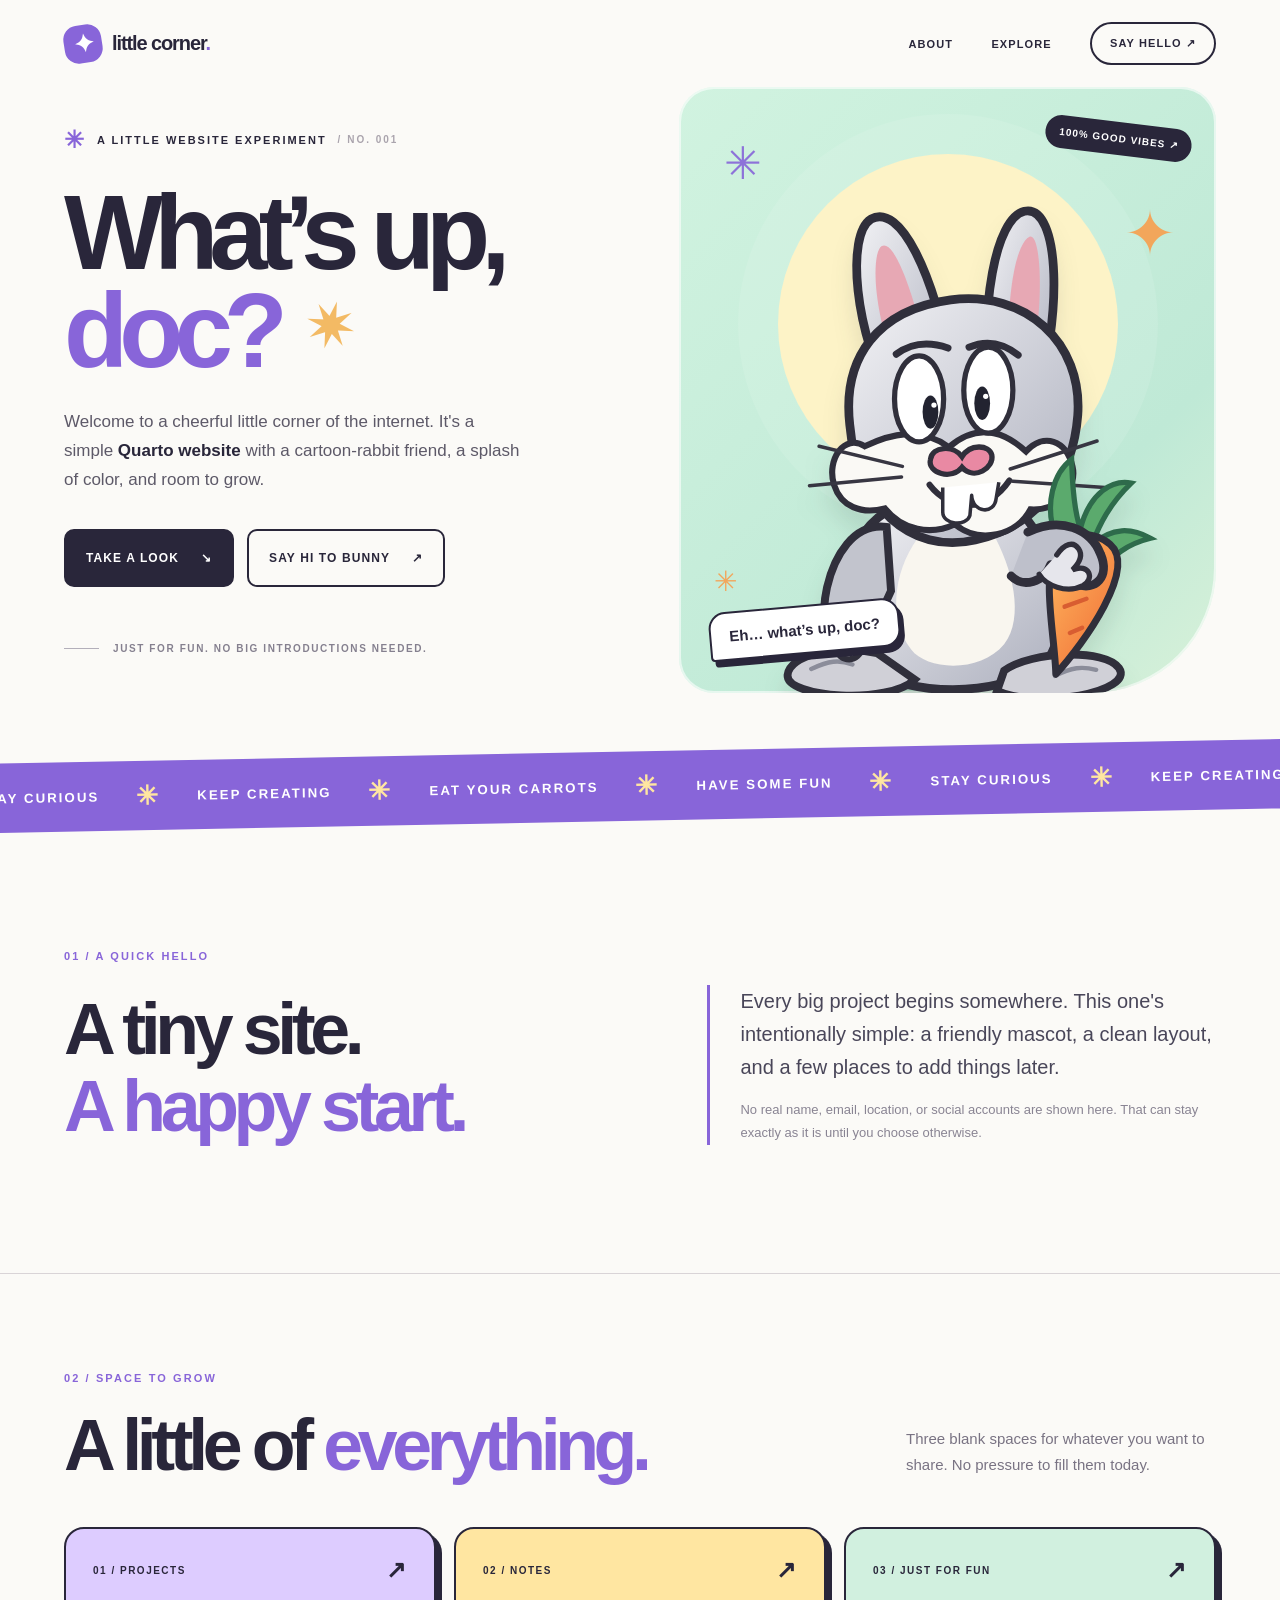
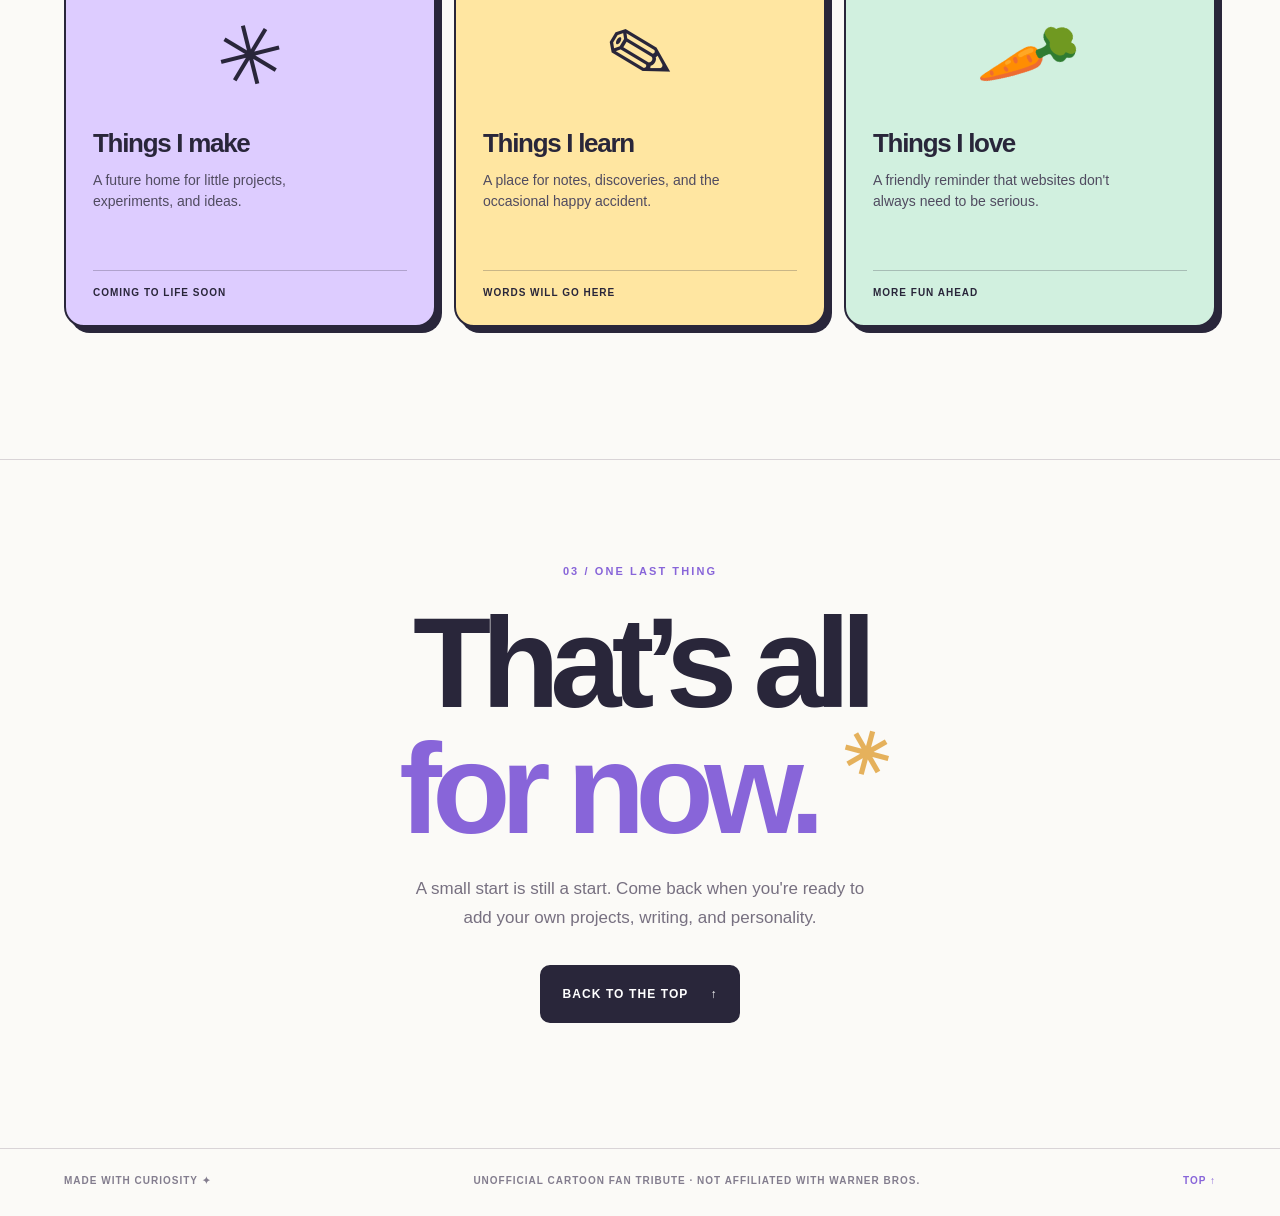
<file: preview/index.html>
<!doctype html>
<html lang="en">
<head>
  <meta charset="utf-8">
  <meta name="viewport" content="width=device-width, initial-scale=1">
  <meta name="description" content="A simple, playful Quarto website with a cartoon rabbit mascot.">
  <meta name="color-scheme" content="light">
  <title>Little Corner — A Playful Website</title>
  <link rel="stylesheet" href="../styles.css">
</head>
<body>
<div class="bunny-site">
  <header class="site-header">
    <a class="site-logo" href="#top" aria-label="Little Corner home"><span class="logo-mark" aria-hidden="true">✦</span><span>little corner<span class="logo-dot">.</span></span></a>
    <nav class="site-nav" aria-label="Main navigation">
      <a href="#about">ABOUT</a>
      <a href="#explore">EXPLORE</a>
      <a class="nav-pill" href="#note">SAY HELLO <span aria-hidden="true">↗</span></a>
    </nav>
  </header>

  <main id="top">
    <section class="hero" aria-labelledby="hero-title">
      <div class="hero-copy">
        <div class="eyebrow"><span class="eyebrow-star">✳</span> A LITTLE WEBSITE EXPERIMENT <span class="serial">/ NO. 001</span></div>
        <h1 id="hero-title">What’s up,<br><em>doc?</em><span class="title-spark" aria-hidden="true">✴</span></h1>
        <p class="hero-description">Welcome to a cheerful little corner of the internet. It's a simple <strong>Quarto website</strong> with a cartoon-rabbit friend, a splash of color, and room to grow.</p>
        <div class="hero-actions">
          <a class="btn btn-dark" href="#explore">TAKE A LOOK <span aria-hidden="true">↘</span></a>
          <button id="rabbitTalk" class="btn btn-outline" type="button">SAY HI TO BUNNY <span aria-hidden="true">↗</span></button>
        </div>
        <div class="hero-hint"><span class="hint-line" aria-hidden="true"></span> JUST FOR FUN. NO BIG INTRODUCTIONS NEEDED.</div>
      </div>
      <div class="hero-art" aria-label="A fun cartoon rabbit illustration holding a carrot">
        <span class="art-sun" aria-hidden="true"></span>
        <span class="art-doodle art-doodle-one" aria-hidden="true">✳</span>
        <span class="art-doodle art-doodle-two" aria-hidden="true">✦</span>
        <span class="art-doodle art-doodle-three" aria-hidden="true">✳</span>
        <span class="art-badge">100% GOOD VIBES ↗</span>
        <img src="../assets/rabbit.svg" alt="A friendly gray cartoon rabbit with pink ears, buck teeth, and an orange carrot" width="540" height="540" />
        <div class="speech" id="speech" aria-live="polite">Eh… what’s up, doc?</div>
      </div>
    </section>

    <div class="marquee" aria-hidden="true"><div class="marquee-track"><span>STAY CURIOUS</span><b>✳</b><span>KEEP CREATING</span><b>✳</b><span>EAT YOUR CARROTS</span><b>✳</b><span>HAVE SOME FUN</span><b>✳</b><span>STAY CURIOUS</span><b>✳</b><span>KEEP CREATING</span><b>✳</b><span>EAT YOUR CARROTS</span><b>✳</b><span>HAVE SOME FUN</span><b>✳</b></div></div>

    <section class="about-section section-wrap" id="about" aria-labelledby="about-title">
      <div class="section-marker">01 / A QUICK HELLO</div>
      <div class="about-grid">
        <h2 id="about-title">A tiny site.<br><span>A happy start.</span></h2>
        <div class="about-text"><p>Every big project begins somewhere. This one's intentionally simple: a friendly mascot, a clean layout, and a few places to add things later.</p><p class="small-note">No real name, email, location, or social accounts are shown here. That can stay exactly as it is until you choose otherwise.</p></div>
      </div>
    </section>

    <section class="explore-section section-wrap" id="explore" aria-labelledby="explore-title">
      <div class="section-head"><div><div class="section-marker">02 / SPACE TO GROW</div><h2 id="explore-title">A little of <em>everything.</em></h2></div><p>Three blank spaces for whatever you want to share. No pressure to fill them today.</p></div>
      <div class="card-grid">
        <article class="feature-card card-lilac"><div class="card-top"><span>01 / PROJECTS</span><span aria-hidden="true">↗</span></div><div class="card-icon" aria-hidden="true">✳</div><h3>Things I make</h3><p>A future home for little projects, experiments, and ideas.</p><span class="card-bottom">COMING TO LIFE SOON</span></article>
        <article class="feature-card card-yellow"><div class="card-top"><span>02 / NOTES</span><span aria-hidden="true">↗</span></div><div class="card-icon" aria-hidden="true">✎</div><h3>Things I learn</h3><p>A place for notes, discoveries, and the occasional happy accident.</p><span class="card-bottom">WORDS WILL GO HERE</span></article>
        <article class="feature-card card-mint"><div class="card-top"><span>03 / JUST FOR FUN</span><span aria-hidden="true">↗</span></div><div class="card-icon carrot" aria-hidden="true">🥕</div><h3>Things I love</h3><p>A friendly reminder that websites don't always need to be serious.</p><span class="card-bottom">MORE FUN AHEAD</span></article>
      </div>
    </section>

    <section class="closing-section section-wrap" id="note" aria-labelledby="closing-title">
      <div class="section-marker">03 / ONE LAST THING</div>
      <h2 id="closing-title">That’s all<br><em>for now.</em> <span aria-hidden="true">✳</span></h2>
      <p>A small start is still a start. Come back when you're ready to add your own projects, writing, and personality.</p>
      <a class="btn btn-dark" href="#top">BACK TO THE TOP <span aria-hidden="true">↑</span></a>
    </section>
  </main>

  <footer class="site-footer"><span>MADE WITH CURIOSITY ✦</span><span>UNOFFICIAL CARTOON FAN TRIBUTE · NOT AFFILIATED WITH WARNER BROS.</span><a href="#top">TOP ↑</a></footer>
</div>

<script>
  (() => {
    const button = document.getElementById('rabbitTalk');
    const bubble = document.getElementById('speech');
    const messages = ["Eh… what’s up, doc?", "One carrot at a time!", "Keep on hopping!", "You're doing great, doc!", "Stay curious, pal!"];
    let current = 0;
    if (button && bubble) button.addEventListener('click', () => {
      current = (current + 1) % messages.length;
      bubble.textContent = messages[current];
      bubble.classList.remove('pop');
      void bubble.offsetWidth;
      bubble.classList.add('pop');
    });
  })();
</script>

</body>
</html>
</file>
<file: docs/site_libs/quarto-html/tippy.css>
.tippy-box[data-animation=fade][data-state=hidden]{opacity:0}[data-tippy-root]{max-width:calc(100vw - 10px)}.tippy-box{position:relative;background-color:#333;color:#fff;border-radius:4px;font-size:14px;line-height:1.4;white-space:normal;outline:0;transition-property:transform,visibility,opacity}.tippy-box[data-placement^=top]>.tippy-arrow{bottom:0}.tippy-box[data-placement^=top]>.tippy-arrow:before{bottom:-7px;left:0;border-width:8px 8px 0;border-top-color:initial;transform-origin:center top}.tippy-box[data-placement^=bottom]>.tippy-arrow{top:0}.tippy-box[data-placement^=bottom]>.tippy-arrow:before{top:-7px;left:0;border-width:0 8px 8px;border-bottom-color:initial;transform-origin:center bottom}.tippy-box[data-placement^=left]>.tippy-arrow{right:0}.tippy-box[data-placement^=left]>.tippy-arrow:before{border-width:8px 0 8px 8px;border-left-color:initial;right:-7px;transform-origin:center left}.tippy-box[data-placement^=right]>.tippy-arrow{left:0}.tippy-box[data-placement^=right]>.tippy-arrow:before{left:-7px;border-width:8px 8px 8px 0;border-right-color:initial;transform-origin:center right}.tippy-box[data-inertia][data-state=visible]{transition-timing-function:cubic-bezier(.54,1.5,.38,1.11)}.tippy-arrow{width:16px;height:16px;color:#333}.tippy-arrow:before{content:"";position:absolute;border-color:transparent;border-style:solid}.tippy-content{position:relative;padding:5px 9px;z-index:1}
</file>
<file: docs/site_libs/quarto-html/quarto-syntax-highlighting-63b5708e65d6cd79cd7618c58d0c21e7.css>
/* quarto syntax highlight colors */
:root {
  --quarto-hl-ot-color: #003B4F;
  --quarto-hl-at-color: #657422;
  --quarto-hl-ss-color: #20794D;
  --quarto-hl-an-color: #5E5E5E;
  --quarto-hl-fu-color: #4758AB;
  --quarto-hl-st-color: #20794D;
  --quarto-hl-cf-color: #003B4F;
  --quarto-hl-op-color: #5E5E5E;
  --quarto-hl-er-color: #AD0000;
  --quarto-hl-bn-color: #AD0000;
  --quarto-hl-al-color: #AD0000;
  --quarto-hl-va-color: #111111;
  --quarto-hl-bu-color: inherit;
  --quarto-hl-ex-color: inherit;
  --quarto-hl-pp-color: #AD0000;
  --quarto-hl-in-color: #5E5E5E;
  --quarto-hl-vs-color: #20794D;
  --quarto-hl-wa-color: #5E5E5E;
  --quarto-hl-do-color: #5E5E5E;
  --quarto-hl-im-color: #00769E;
  --quarto-hl-ch-color: #20794D;
  --quarto-hl-dt-color: #AD0000;
  --quarto-hl-fl-color: #AD0000;
  --quarto-hl-co-color: #5E5E5E;
  --quarto-hl-cv-color: #5E5E5E;
  --quarto-hl-cn-color: #8f5902;
  --quarto-hl-sc-color: #5E5E5E;
  --quarto-hl-dv-color: #AD0000;
  --quarto-hl-kw-color: #003B4F;
}

/* other quarto variables */
:root {
  --quarto-font-monospace: SFMono-Regular, Menlo, Monaco, Consolas, "Liberation Mono", "Courier New", monospace;
}

/* syntax highlight based on Pandoc's rules */
pre > code.sourceCode > span {
  color: #003B4F;
}

code.sourceCode > span {
  color: #003B4F;
}

div.sourceCode,
div.sourceCode pre.sourceCode {
  color: #003B4F;
}

/* Normal */
code span {
  color: #003B4F;
}

/* Alert */
code span.al {
  color: #AD0000;
  font-style: inherit;
}

/* Annotation */
code span.an {
  color: #5E5E5E;
  font-style: inherit;
}

/* Attribute */
code span.at {
  color: #657422;
  font-style: inherit;
}

/* BaseN */
code span.bn {
  color: #AD0000;
  font-style: inherit;
}

/* BuiltIn */
code span.bu {
  font-style: inherit;
}

/* ControlFlow */
code span.cf {
  color: #003B4F;
  font-weight: bold;
  font-style: inherit;
}

/* Char */
code span.ch {
  color: #20794D;
  font-style: inherit;
}

/* Constant */
code span.cn {
  color: #8f5902;
  font-style: inherit;
}

/* Comment */
code span.co {
  color: #5E5E5E;
  font-style: inherit;
}

/* CommentVar */
code span.cv {
  color: #5E5E5E;
  font-style: italic;
}

/* Documentation */
code span.do {
  color: #5E5E5E;
  font-style: italic;
}

/* DataType */
code span.dt {
  color: #AD0000;
  font-style: inherit;
}

/* DecVal */
code span.dv {
  color: #AD0000;
  font-style: inherit;
}

/* Error */
code span.er {
  color: #AD0000;
  font-style: inherit;
}

/* Extension */
code span.ex {
  font-style: inherit;
}

/* Float */
code span.fl {
  color: #AD0000;
  font-style: inherit;
}

/* Function */
code span.fu {
  color: #4758AB;
  font-style: inherit;
}

/* Import */
code span.im {
  color: #00769E;
  font-style: inherit;
}

/* Information */
code span.in {
  color: #5E5E5E;
  font-style: inherit;
}

/* Keyword */
code span.kw {
  color: #003B4F;
  font-weight: bold;
  font-style: inherit;
}

/* Operator */
code span.op {
  color: #5E5E5E;
  font-style: inherit;
}

/* Other */
code span.ot {
  color: #003B4F;
  font-style: inherit;
}

/* Preprocessor */
code span.pp {
  color: #AD0000;
  font-style: inherit;
}

/* SpecialChar */
code span.sc {
  color: #5E5E5E;
  font-style: inherit;
}

/* SpecialString */
code span.ss {
  color: #20794D;
  font-style: inherit;
}

/* String */
code span.st {
  color: #20794D;
  font-style: inherit;
}

/* Variable */
code span.va {
  color: #111111;
  font-style: inherit;
}

/* VerbatimString */
code span.vs {
  color: #20794D;
  font-style: inherit;
}

/* Warning */
code span.wa {
  color: #5E5E5E;
  font-style: italic;
}

.prevent-inlining {
  content: "</";
}

/*# sourceMappingURL=054cc16b9e9817627be6994582d2ffb5.css.map */
</file>
<file: docs/styles.css>
:root{--ink:#29263a;--muted:#686476;--paper:#fbfaf7;--lilac:#ddccff;--mint:#d1f0df;--yellow:#ffe6a1;--purple:#8865d9;--line:#d9d4d7}
html{scroll-behavior:smooth;scroll-padding-top:90px}
body{background:var(--paper);margin:0;color:var(--ink)}
.bunny-site,.bunny-site *{box-sizing:border-box}
.bunny-site{font-family:'Trebuchet MS',Arial,sans-serif;font-size:16px;color:var(--ink);overflow:hidden;background:var(--paper)}
.bunny-site h1,.bunny-site h2,.bunny-site h3,.bunny-site p{margin-block-start:0}
.bunny-site a{text-decoration:none;color:inherit}
.bunny-site button{font:inherit}
.bunny-site a:focus-visible,.bunny-site button:focus-visible{outline:3px solid var(--purple);outline-offset:4px}
.bunny-site ::selection{background:#e3d2ff;color:var(--ink)}
.bunny-site .site-header{max-width:1360px;padding:20px clamp(24px,5vw,75px);margin:auto;display:flex;align-items:center;justify-content:space-between;gap:20px;min-height:87px}
.site-logo{display:flex;align-items:center;gap:10px;font-size:20px;font-weight:900;letter-spacing:-1.1px;white-space:nowrap}
.site-logo .logo-mark{display:grid;place-items:center;background:var(--purple);color:white;width:38px;height:38px;border-radius:14px;transform:rotate(-9deg);font-size:25px}
.site-logo .logo-dot{color:var(--purple)}
.site-nav{display:flex;gap:clamp(17px,3vw,42px);align-items:center;font-family:Arial,sans-serif;font-weight:800;letter-spacing:1.1px;font-size:11px}
.site-nav a{transition:color .2s}.site-nav a:hover{color:var(--purple)}
.site-nav .nav-pill{border:2px solid var(--ink);padding:13px 18px;border-radius:100px;white-space:nowrap}.site-nav .nav-pill:hover{background:var(--ink);color:white}
.bunny-site .hero{max-width:1360px;margin:0 auto;padding:0 clamp(24px,5vw,75px) 54px;display:grid;grid-template-columns:1fr minmax(360px,.93fr);gap:38px;min-height:660px;align-items:center}
.hero-copy{padding:38px 0}.eyebrow{font:800 11px Arial,sans-serif;letter-spacing:2px;display:flex;align-items:center;gap:11px;flex-wrap:wrap}.eyebrow-star{color:var(--purple);font-size:24px}.serial{color:#aaa4ad;font-size:10px}
.bunny-site .hero h1{font-family:'Trebuchet MS',Arial,sans-serif;font-size:clamp(72px,8.2vw,124px);font-weight:900;line-height:.94;letter-spacing:-.085em;margin:30px 0 27px;position:relative;white-space:nowrap}
.hero h1 em{font-style:normal;color:var(--purple)}.hero h1 .title-spark{display:inline-block;color:#f3ba64;font-size:clamp(35px,5vw,70px);vertical-align:top;transform:rotate(15deg);margin:16px 0 0 24px;letter-spacing:0}
.bunny-site .hero-description{font-size:17px;line-height:1.7;color:#5d5968;max-width:460px;margin-bottom:35px}.hero-description strong{color:var(--ink)}
.hero-actions{display:flex;gap:13px;flex-wrap:wrap}.btn{appearance:none;border:2px solid var(--ink);padding:17px 20px;display:inline-flex;align-items:center;justify-content:center;gap:22px;min-height:58px;border-radius:10px;font:800 12px Arial,sans-serif!important;letter-spacing:1.1px;cursor:pointer;transition:transform .2s,background .2s,color .2s}.btn:hover{transform:translateY(-3px)}.btn-dark{background:var(--ink);color:white!important}.btn-dark:hover{background:#4b3e74}.btn-outline{background:transparent;color:var(--ink)!important}.btn-outline:hover{background:#eee5ff}
.hero-hint{display:flex;align-items:center;gap:14px;color:#85808f;letter-spacing:1.6px;font:700 10px Arial,sans-serif;margin-top:56px}.hint-line{width:35px;height:1px;background:#b3afba}
.hero-art{align-self:stretch;position:relative;display:flex;align-items:end;justify-content:center;min-height:590px;border-radius:35px 35px 125px 35px;overflow:hidden;background:linear-gradient(135deg,#d1f3e0,#bfe9d6 72%,#d8f1d9);box-shadow:inset 0 0 0 2px rgba(255,255,255,.6)}
.hero-art .art-sun{position:absolute;width:340px;height:340px;background:#fdf3c7;border-radius:50%;top:67px;left:50%;transform:translateX(-50%);box-shadow:0 0 0 40px rgba(255,255,255,.09)}
.hero-art img{position:relative;width:min(98%,550px);height:auto;max-height:560px;object-fit:contain;z-index:1;filter:drop-shadow(0 18px 11px rgba(39,54,46,.11));transform:translateY(25px);transition:transform .3s}.hero-art:hover img{transform:translateY(13px) rotate(-1deg)}
.art-doodle{position:absolute;z-index:1;color:#8d72d9;font-size:45px}.art-doodle-one{top:50px;left:45px}.art-doodle-two{top:110px;right:40px;color:#f2a65b;font-size:62px}.art-doodle-three{bottom:95px;left:35px;font-size:28px;color:#f2a65b}
.art-badge{position:absolute;top:35px;right:24px;background:var(--ink);color:white;padding:11px 14px;border-radius:100px;z-index:3;font:800 10px Arial,sans-serif;letter-spacing:1px;transform:rotate(7deg)}
.speech{position:absolute;left:30px;bottom:39px;background:white;z-index:4;box-shadow:4px 6px 0 var(--ink);border:2px solid var(--ink);border-radius:17px 17px 17px 4px;padding:14px 18px;font-size:15px;font-weight:900;max-width:230px;transform:rotate(-5deg)}
.speech.pop{animation:pop .25s ease-out}@keyframes pop{50%{transform:rotate(-5deg) scale(1.07)}}
.marquee{overflow:hidden;background:var(--purple);color:white;transform:rotate(-1.1deg) scale(1.02);margin:5px -10px 0;height:68px;display:flex;align-items:center}.marquee-track{display:flex;align-items:center;gap:36px;white-space:nowrap;font:900 13px Arial,sans-serif;letter-spacing:2px;animation:move 24s linear infinite}.marquee-track b{color:var(--yellow);font-size:26px}@keyframes move{to{transform:translateX(-50%)}}
.section-wrap{max-width:1360px;margin-inline:auto;padding-inline:clamp(24px,5vw,75px)}.section-marker{font:900 11px Arial,sans-serif;color:var(--purple);letter-spacing:2.1px;margin-bottom:23px}
.about-section{padding-top:130px;padding-bottom:128px}.about-grid{display:grid;grid-template-columns:1.06fr .94fr;gap:70px;align-items:end}.bunny-site h2{font-family:'Trebuchet MS',Arial,sans-serif;font-size:clamp(46px,5.6vw,83px);letter-spacing:-.075em;line-height:1.07;font-weight:900}.about-grid h2{margin-bottom:0}.about-grid h2 span{color:var(--purple)}.about-text{border-left:3px solid var(--purple);padding-left:30px}.about-text p{font-size:20px;line-height:1.65;color:#494659;margin-bottom:14px;max-width:520px}.about-text .small-note{font-size:13px;color:#898493;line-height:1.8;margin-bottom:0}
.explore-section{padding-top:98px;padding-bottom:132px;border-top:1px solid var(--line)}.section-head{display:flex;align-items:end;justify-content:space-between;gap:35px;margin-bottom:44px}.section-head h2{margin-bottom:0}.section-head h2 em{font-style:normal;color:var(--purple)}.section-head p{max-width:310px;font-size:15px;color:#797383;line-height:1.7;margin-bottom:6px}
.card-grid{display:grid;grid-template-columns:repeat(3,minmax(0,1fr));gap:18px}.feature-card{border:2px solid var(--ink);min-height:400px;padding:27px;display:flex;flex-direction:column;position:relative;overflow:hidden;border-radius:20px;box-shadow:6px 6px 0 var(--ink);transition:transform .2s,box-shadow .2s}.feature-card:hover{transform:translate(-2px,-5px);box-shadow:9px 11px 0 var(--ink)}.card-lilac{background:var(--lilac)}.card-yellow{background:var(--yellow)}.card-mint{background:var(--mint)}.card-top{display:flex;justify-content:space-between;align-items:center;font:900 10px Arial,sans-serif;letter-spacing:1.5px}.card-top span:last-child{font-size:24px}.card-icon{font-size:82px;line-height:1;align-self:center;display:grid;place-items:center;height:144px;color:var(--ink);transform:rotate(-14deg)}.card-icon.carrot{font-size:76px;transform:rotate(16deg)}.feature-card h3{font-size:26px;letter-spacing:-1.3px;line-height:1.2;margin-bottom:10px;font-weight:900}.feature-card p{font-size:14px;color:#504b60;line-height:1.55;margin-bottom:22px;max-width:250px}.card-bottom{font:900 10px Arial,sans-serif;letter-spacing:1px;margin-top:auto;border-top:1px solid rgba(41,38,58,.25);padding-top:16px}
.closing-section{padding-top:105px;padding-bottom:125px;border-top:1px solid var(--line);text-align:center}.closing-section h2{font-size:clamp(71px,10vw,134px);line-height:.98;margin:0 0 24px}.closing-section h2 em{font-style:normal;color:var(--purple)}.closing-section h2 span{font-size:.45em;vertical-align:top;display:inline-block;color:#e5b15c;transform:rotate(15deg)}.closing-section p{font-size:17px;line-height:1.7;max-width:480px;margin:0 auto 32px;color:#777080}
.site-footer{border-top:1px solid var(--line);padding:26px clamp(24px,5vw,75px) 30px;max-width:1360px;margin:auto;display:flex;gap:20px;align-items:center;justify-content:space-between;color:#837d8e;font:800 10px Arial,sans-serif;letter-spacing:1px}.site-footer a{color:var(--purple)}
@media(max-width:1010px){.bunny-site .hero{grid-template-columns:1fr 1fr;gap:25px}.bunny-site .hero h1{font-size:clamp(66px,7.5vw,100px)}.hero-art{min-height:530px}.speech{bottom:24px;left:20px}.hero-actions{gap:10px}.btn{font-size:11px!important;gap:13px}.about-grid{gap:40px}}
@media(max-width:760px){.site-nav{gap:16px}.site-nav .nav-pill{padding:10px 14px}.bunny-site .hero{grid-template-columns:1fr;padding-top:26px}.bunny-site .hero h1{font-size:clamp(77px,13vw,110px)}.hero-art{min-height:520px;max-height:640px}.hero-art img{max-height:535px}.hero-hint{margin-top:35px}.about-grid{grid-template-columns:1fr;gap:35px}.about-section{padding-top:100px;padding-bottom:95px}.section-head{align-items:start;flex-direction:column;gap:20px}.card-grid{grid-template-columns:1fr;max-width:520px;margin:auto}.feature-card{min-height:320px}.card-icon{height:100px;font-size:60px}.explore-section{padding-block:90px}.site-footer{flex-wrap:wrap;justify-content:center;text-align:center}}
@media(max-width:480px){.bunny-site .site-header{padding-inline:19px}.site-logo{font-size:17px}.site-logo .logo-mark{width:32px;height:32px;font-size:21px}.site-nav{font-size:10px;gap:10px}.site-nav a:nth-child(2){display:none}.site-nav .nav-pill{font-size:9px;padding:10px}.bunny-site .hero{padding-inline:20px}.bunny-site .hero h1{font-size:clamp(65px,14vw,89px)}.hero h1 .title-spark{margin-left:9px}.hero-description{font-size:15px!important}.hero-art{min-height:430px;border-radius:24px 24px 84px 24px}.hero-art img{transform:translateY(25px)}.hero-art .art-sun{height:270px;width:270px}.art-badge{font-size:8px;right:13px;top:22px}.speech{font-size:12px;padding:10px 13px;left:18px;bottom:22px}.btn{width:100%;justify-content:space-between}.marquee{height:57px}.about-text p{font-size:17px}.feature-card{min-height:320px}.closing-section h2{font-size:clamp(67px,14vw,90px)}.site-footer{font-size:8px}}
@media(prefers-reduced-motion:reduce){html{scroll-behavior:auto}.marquee-track{animation:none}.speech.pop{animation:none}.feature-card,.hero-art img,.btn{transition:none}}

.bunny-site .supporting-grid,
.bunny-site .research-grid {
  display: grid;
  grid-template-columns: repeat(2, minmax(0, 1fr));
  gap: 24px;
  margin: 28px 0;
}

.bunny-site .small-work-card {
  min-width: 0;
  padding: 28px;
  border: 1px solid #302b40;
  border-radius: 20px;
  box-shadow: 4px 4px 0 #302b40;
}

.bunny-site .tone-lilac {
  background: #e4d8fb;
}

.bunny-site .tone-yellow {
  background: #fff0b6;
}

.bunny-site .tone-mint {
  background: #dceee1;
}

.bunny-site .small-work-card .work-meta {
  margin-bottom: 16px;
  font-size: 12px;
  font-weight: 700;
  line-height: 1.5;
  letter-spacing: 0.05em;
}

.bunny-site .small-work-card h3 {
  margin: 0 0 12px;
  font-size: 25px;
  line-height: 1.25;
  letter-spacing: -0.02em;
}

.bunny-site .small-work-card p {
  margin: 0 0 16px;
  font-size: 16px;
  line-height: 1.65;
}

.bunny-site .small-work-card .institution {
  font-size: 14px;
  font-weight: 600;
}

.bunny-site .small-work-card p:last-child {
  margin-bottom: 0;
}

@media (max-width: 760px) {
  .bunny-site .supporting-grid,
  .bunny-site .research-grid {
    grid-template-columns: 1fr;
  }
}
</file>
<file: styles.css>
:root{--ink:#29263a;--muted:#686476;--paper:#fbfaf7;--lilac:#ddccff;--mint:#d1f0df;--yellow:#ffe6a1;--purple:#8865d9;--line:#d9d4d7}
html{scroll-behavior:smooth;scroll-padding-top:90px}
body{background:var(--paper);margin:0;color:var(--ink)}
.bunny-site,.bunny-site *{box-sizing:border-box}
.bunny-site{font-family:'Trebuchet MS',Arial,sans-serif;font-size:16px;color:var(--ink);overflow:hidden;background:var(--paper)}
.bunny-site h1,.bunny-site h2,.bunny-site h3,.bunny-site p{margin-block-start:0}
.bunny-site a{text-decoration:none;color:inherit}
.bunny-site button{font:inherit}
.bunny-site a:focus-visible,.bunny-site button:focus-visible{outline:3px solid var(--purple);outline-offset:4px}
.bunny-site ::selection{background:#e3d2ff;color:var(--ink)}
.bunny-site .site-header{max-width:1360px;padding:20px clamp(24px,5vw,75px);margin:auto;display:flex;align-items:center;justify-content:space-between;gap:20px;min-height:87px}
.site-logo{display:flex;align-items:center;gap:10px;font-size:20px;font-weight:900;letter-spacing:-1.1px;white-space:nowrap}
.site-logo .logo-mark{display:grid;place-items:center;background:var(--purple);color:white;width:38px;height:38px;border-radius:14px;transform:rotate(-9deg);font-size:25px}
.site-logo .logo-dot{color:var(--purple)}
.site-nav{display:flex;gap:clamp(17px,3vw,42px);align-items:center;font-family:Arial,sans-serif;font-weight:800;letter-spacing:1.1px;font-size:11px}
.site-nav a{transition:color .2s}.site-nav a:hover{color:var(--purple)}
.site-nav .nav-pill{border:2px solid var(--ink);padding:13px 18px;border-radius:100px;white-space:nowrap}.site-nav .nav-pill:hover{background:var(--ink);color:white}
.bunny-site .hero{max-width:1360px;margin:0 auto;padding:0 clamp(24px,5vw,75px) 54px;display:grid;grid-template-columns:1fr minmax(360px,.93fr);gap:38px;min-height:660px;align-items:center}
.hero-copy{padding:38px 0}.eyebrow{font:800 11px Arial,sans-serif;letter-spacing:2px;display:flex;align-items:center;gap:11px;flex-wrap:wrap}.eyebrow-star{color:var(--purple);font-size:24px}.serial{color:#aaa4ad;font-size:10px}
.bunny-site .hero h1{font-family:'Trebuchet MS',Arial,sans-serif;font-size:clamp(72px,8.2vw,124px);font-weight:900;line-height:.94;letter-spacing:-.085em;margin:30px 0 27px;position:relative;white-space:nowrap}
.hero h1 em{font-style:normal;color:var(--purple)}.hero h1 .title-spark{display:inline-block;color:#f3ba64;font-size:clamp(35px,5vw,70px);vertical-align:top;transform:rotate(15deg);margin:16px 0 0 24px;letter-spacing:0}
.bunny-site .hero-description{font-size:17px;line-height:1.7;color:#5d5968;max-width:460px;margin-bottom:35px}.hero-description strong{color:var(--ink)}
.hero-actions{display:flex;gap:13px;flex-wrap:wrap}.btn{appearance:none;border:2px solid var(--ink);padding:17px 20px;display:inline-flex;align-items:center;justify-content:center;gap:22px;min-height:58px;border-radius:10px;font:800 12px Arial,sans-serif!important;letter-spacing:1.1px;cursor:pointer;transition:transform .2s,background .2s,color .2s}.btn:hover{transform:translateY(-3px)}.btn-dark{background:var(--ink);color:white!important}.btn-dark:hover{background:#4b3e74}.btn-outline{background:transparent;color:var(--ink)!important}.btn-outline:hover{background:#eee5ff}
.hero-hint{display:flex;align-items:center;gap:14px;color:#85808f;letter-spacing:1.6px;font:700 10px Arial,sans-serif;margin-top:56px}.hint-line{width:35px;height:1px;background:#b3afba}
.hero-art{align-self:stretch;position:relative;display:flex;align-items:end;justify-content:center;min-height:590px;border-radius:35px 35px 125px 35px;overflow:hidden;background:linear-gradient(135deg,#d1f3e0,#bfe9d6 72%,#d8f1d9);box-shadow:inset 0 0 0 2px rgba(255,255,255,.6)}
.hero-art .art-sun{position:absolute;width:340px;height:340px;background:#fdf3c7;border-radius:50%;top:67px;left:50%;transform:translateX(-50%);box-shadow:0 0 0 40px rgba(255,255,255,.09)}
.hero-art img{position:relative;width:min(98%,550px);height:auto;max-height:560px;object-fit:contain;z-index:1;filter:drop-shadow(0 18px 11px rgba(39,54,46,.11));transform:translateY(25px);transition:transform .3s}.hero-art:hover img{transform:translateY(13px) rotate(-1deg)}
.art-doodle{position:absolute;z-index:1;color:#8d72d9;font-size:45px}.art-doodle-one{top:50px;left:45px}.art-doodle-two{top:110px;right:40px;color:#f2a65b;font-size:62px}.art-doodle-three{bottom:95px;left:35px;font-size:28px;color:#f2a65b}
.art-badge{position:absolute;top:35px;right:24px;background:var(--ink);color:white;padding:11px 14px;border-radius:100px;z-index:3;font:800 10px Arial,sans-serif;letter-spacing:1px;transform:rotate(7deg)}
.speech{position:absolute;left:30px;bottom:39px;background:white;z-index:4;box-shadow:4px 6px 0 var(--ink);border:2px solid var(--ink);border-radius:17px 17px 17px 4px;padding:14px 18px;font-size:15px;font-weight:900;max-width:230px;transform:rotate(-5deg)}
.speech.pop{animation:pop .25s ease-out}@keyframes pop{50%{transform:rotate(-5deg) scale(1.07)}}
.marquee{overflow:hidden;background:var(--purple);color:white;transform:rotate(-1.1deg) scale(1.02);margin:5px -10px 0;height:68px;display:flex;align-items:center}.marquee-track{display:flex;align-items:center;gap:36px;white-space:nowrap;font:900 13px Arial,sans-serif;letter-spacing:2px;animation:move 24s linear infinite}.marquee-track b{color:var(--yellow);font-size:26px}@keyframes move{to{transform:translateX(-50%)}}
.section-wrap{max-width:1360px;margin-inline:auto;padding-inline:clamp(24px,5vw,75px)}.section-marker{font:900 11px Arial,sans-serif;color:var(--purple);letter-spacing:2.1px;margin-bottom:23px}
.about-section{padding-top:130px;padding-bottom:128px}.about-grid{display:grid;grid-template-columns:1.06fr .94fr;gap:70px;align-items:end}.bunny-site h2{font-family:'Trebuchet MS',Arial,sans-serif;font-size:clamp(46px,5.6vw,83px);letter-spacing:-.075em;line-height:1.07;font-weight:900}.about-grid h2{margin-bottom:0}.about-grid h2 span{color:var(--purple)}.about-text{border-left:3px solid var(--purple);padding-left:30px}.about-text p{font-size:20px;line-height:1.65;color:#494659;margin-bottom:14px;max-width:520px}.about-text .small-note{font-size:13px;color:#898493;line-height:1.8;margin-bottom:0}
.explore-section{padding-top:98px;padding-bottom:132px;border-top:1px solid var(--line)}.section-head{display:flex;align-items:end;justify-content:space-between;gap:35px;margin-bottom:44px}.section-head h2{margin-bottom:0}.section-head h2 em{font-style:normal;color:var(--purple)}.section-head p{max-width:310px;font-size:15px;color:#797383;line-height:1.7;margin-bottom:6px}
.card-grid{display:grid;grid-template-columns:repeat(3,minmax(0,1fr));gap:18px}.feature-card{border:2px solid var(--ink);min-height:400px;padding:27px;display:flex;flex-direction:column;position:relative;overflow:hidden;border-radius:20px;box-shadow:6px 6px 0 var(--ink);transition:transform .2s,box-shadow .2s}.feature-card:hover{transform:translate(-2px,-5px);box-shadow:9px 11px 0 var(--ink)}.card-lilac{background:var(--lilac)}.card-yellow{background:var(--yellow)}.card-mint{background:var(--mint)}.card-top{display:flex;justify-content:space-between;align-items:center;font:900 10px Arial,sans-serif;letter-spacing:1.5px}.card-top span:last-child{font-size:24px}.card-icon{font-size:82px;line-height:1;align-self:center;display:grid;place-items:center;height:144px;color:var(--ink);transform:rotate(-14deg)}.card-icon.carrot{font-size:76px;transform:rotate(16deg)}.feature-card h3{font-size:26px;letter-spacing:-1.3px;line-height:1.2;margin-bottom:10px;font-weight:900}.feature-card p{font-size:14px;color:#504b60;line-height:1.55;margin-bottom:22px;max-width:250px}.card-bottom{font:900 10px Arial,sans-serif;letter-spacing:1px;margin-top:auto;border-top:1px solid rgba(41,38,58,.25);padding-top:16px}
.closing-section{padding-top:105px;padding-bottom:125px;border-top:1px solid var(--line);text-align:center}.closing-section h2{font-size:clamp(71px,10vw,134px);line-height:.98;margin:0 0 24px}.closing-section h2 em{font-style:normal;color:var(--purple)}.closing-section h2 span{font-size:.45em;vertical-align:top;display:inline-block;color:#e5b15c;transform:rotate(15deg)}.closing-section p{font-size:17px;line-height:1.7;max-width:480px;margin:0 auto 32px;color:#777080}
.site-footer{border-top:1px solid var(--line);padding:26px clamp(24px,5vw,75px) 30px;max-width:1360px;margin:auto;display:flex;gap:20px;align-items:center;justify-content:space-between;color:#837d8e;font:800 10px Arial,sans-serif;letter-spacing:1px}.site-footer a{color:var(--purple)}
@media(max-width:1010px){.bunny-site .hero{grid-template-columns:1fr 1fr;gap:25px}.bunny-site .hero h1{font-size:clamp(66px,7.5vw,100px)}.hero-art{min-height:530px}.speech{bottom:24px;left:20px}.hero-actions{gap:10px}.btn{font-size:11px!important;gap:13px}.about-grid{gap:40px}}
@media(max-width:760px){.site-nav{gap:16px}.site-nav .nav-pill{padding:10px 14px}.bunny-site .hero{grid-template-columns:1fr;padding-top:26px}.bunny-site .hero h1{font-size:clamp(77px,13vw,110px)}.hero-art{min-height:520px;max-height:640px}.hero-art img{max-height:535px}.hero-hint{margin-top:35px}.about-grid{grid-template-columns:1fr;gap:35px}.about-section{padding-top:100px;padding-bottom:95px}.section-head{align-items:start;flex-direction:column;gap:20px}.card-grid{grid-template-columns:1fr;max-width:520px;margin:auto}.feature-card{min-height:320px}.card-icon{height:100px;font-size:60px}.explore-section{padding-block:90px}.site-footer{flex-wrap:wrap;justify-content:center;text-align:center}}
@media(max-width:480px){.bunny-site .site-header{padding-inline:19px}.site-logo{font-size:17px}.site-logo .logo-mark{width:32px;height:32px;font-size:21px}.site-nav{font-size:10px;gap:10px}.site-nav a:nth-child(2){display:none}.site-nav .nav-pill{font-size:9px;padding:10px}.bunny-site .hero{padding-inline:20px}.bunny-site .hero h1{font-size:clamp(65px,14vw,89px)}.hero h1 .title-spark{margin-left:9px}.hero-description{font-size:15px!important}.hero-art{min-height:430px;border-radius:24px 24px 84px 24px}.hero-art img{transform:translateY(25px)}.hero-art .art-sun{height:270px;width:270px}.art-badge{font-size:8px;right:13px;top:22px}.speech{font-size:12px;padding:10px 13px;left:18px;bottom:22px}.btn{width:100%;justify-content:space-between}.marquee{height:57px}.about-text p{font-size:17px}.feature-card{min-height:320px}.closing-section h2{font-size:clamp(67px,14vw,90px)}.site-footer{font-size:8px}}
@media(prefers-reduced-motion:reduce){html{scroll-behavior:auto}.marquee-track{animation:none}.speech.pop{animation:none}.feature-card,.hero-art img,.btn{transition:none}}

.bunny-site .supporting-grid,
.bunny-site .research-grid {
  display: grid;
  grid-template-columns: repeat(2, minmax(0, 1fr));
  gap: 24px;
  margin: 28px 0;
}

.bunny-site .small-work-card {
  min-width: 0;
  padding: 28px;
  border: 1px solid #302b40;
  border-radius: 20px;
  box-shadow: 4px 4px 0 #302b40;
}

.bunny-site .tone-lilac {
  background: #e4d8fb;
}

.bunny-site .tone-yellow {
  background: #fff0b6;
}

.bunny-site .tone-mint {
  background: #dceee1;
}

.bunny-site .small-work-card .work-meta {
  margin-bottom: 16px;
  font-size: 12px;
  font-weight: 700;
  line-height: 1.5;
  letter-spacing: 0.05em;
}

.bunny-site .small-work-card h3 {
  margin: 0 0 12px;
  font-size: 25px;
  line-height: 1.25;
  letter-spacing: -0.02em;
}

.bunny-site .small-work-card p {
  margin: 0 0 16px;
  font-size: 16px;
  line-height: 1.65;
}

.bunny-site .small-work-card .institution {
  font-size: 14px;
  font-weight: 600;
}

.bunny-site .small-work-card p:last-child {
  margin-bottom: 0;
}

@media (max-width: 760px) {
  .bunny-site .supporting-grid,
  .bunny-site .research-grid {
    grid-template-columns: 1fr;
  }
}
</file>
